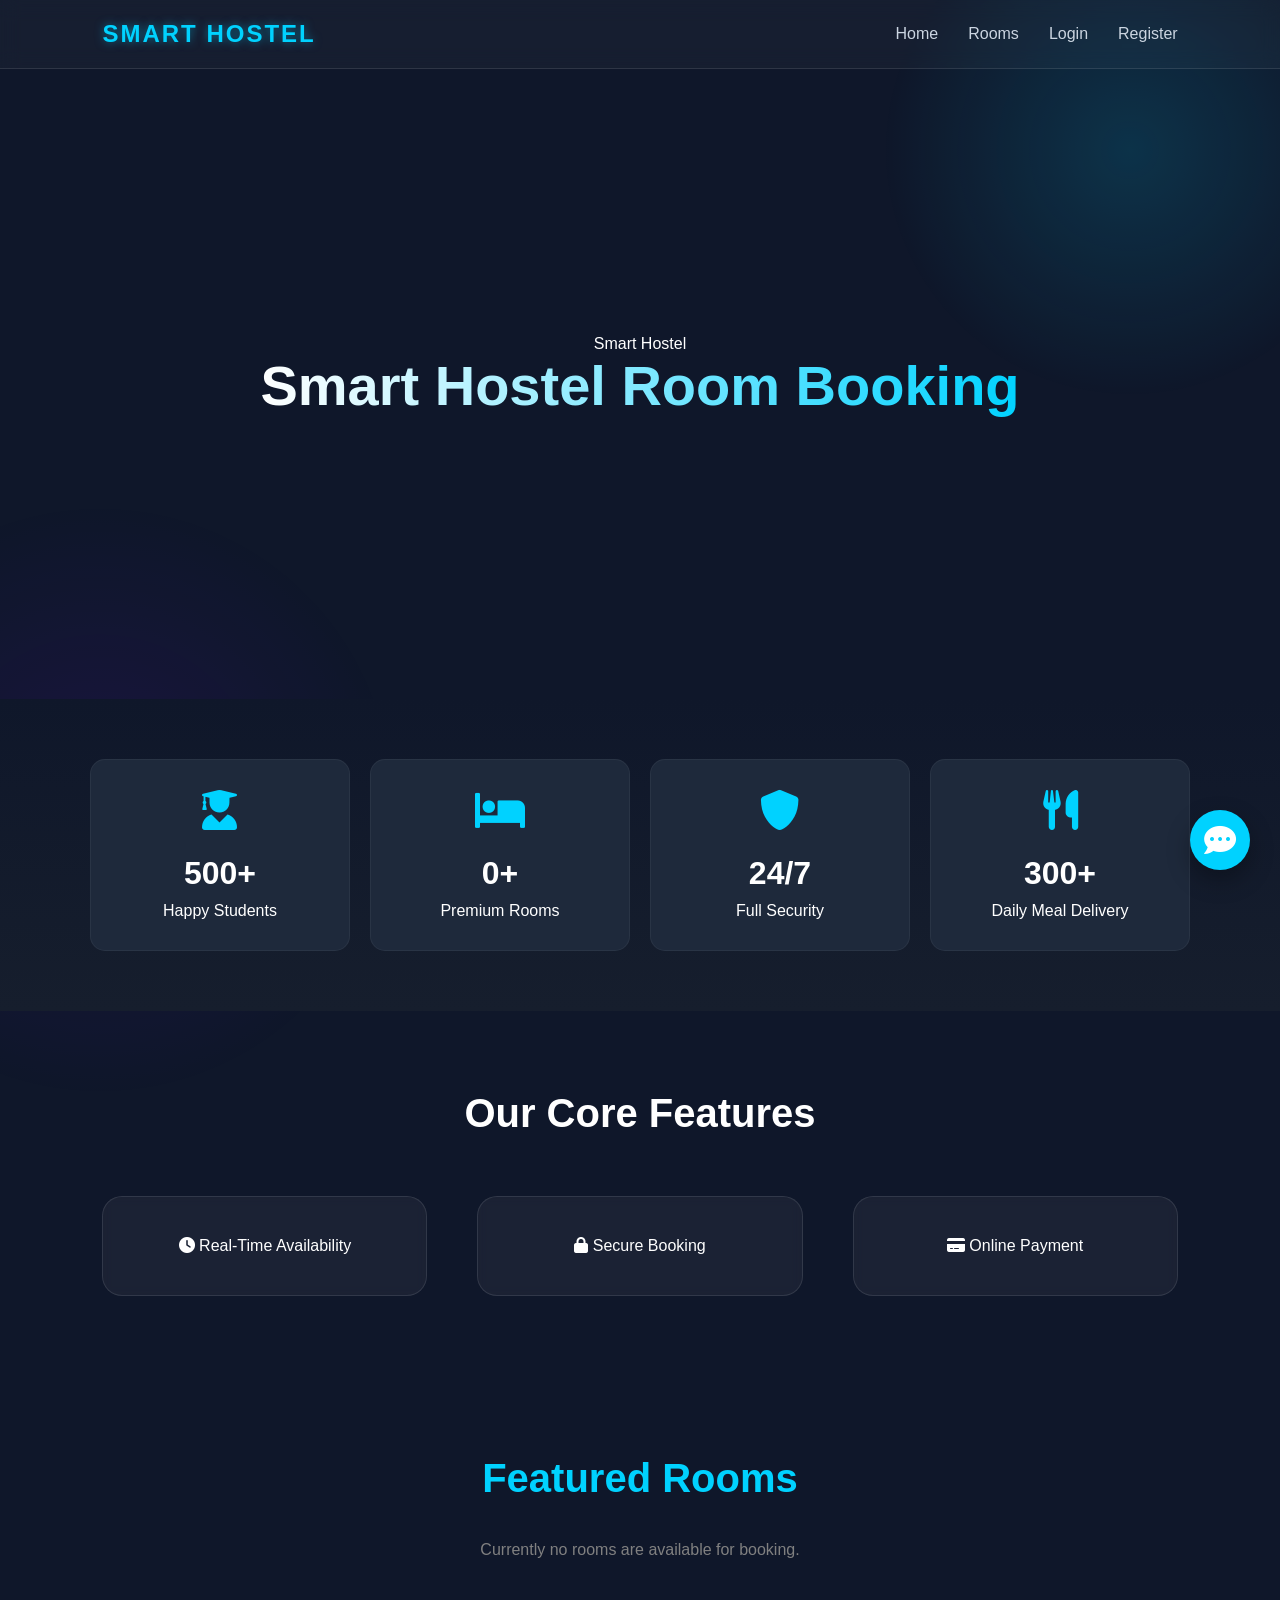
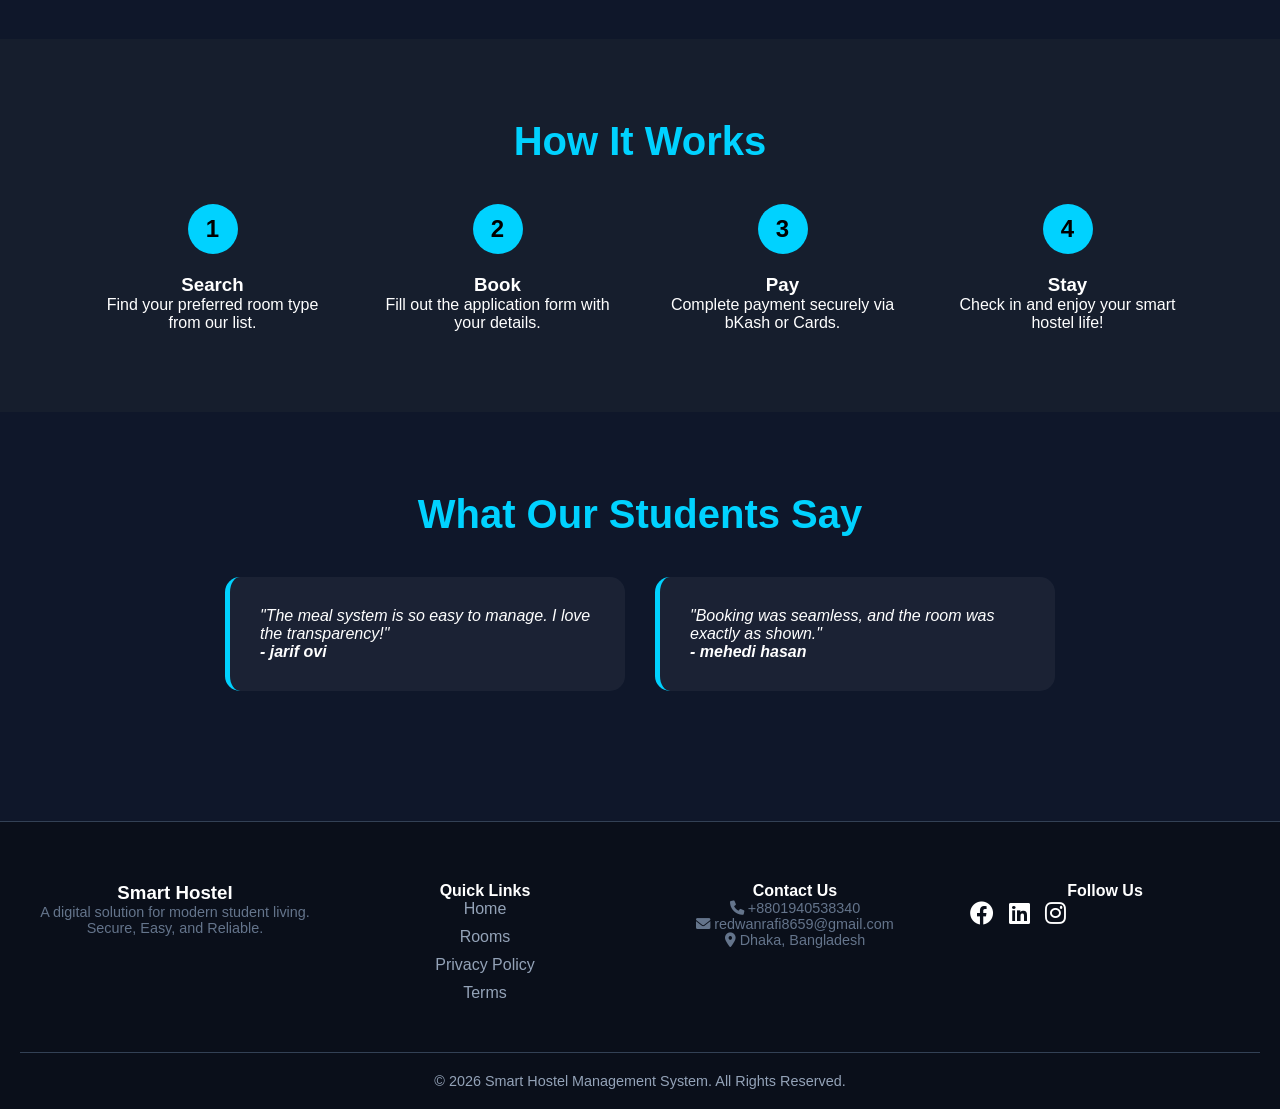
<file: index.html>
<!DOCTYPE html>
<html lang="en">
<head>
    <meta charset="UTF-8">
    <meta name="viewport" content="width=device-width, initial-scale=1.0">
    <title>Smart Hostel Room Booking</title>
    <link rel="stylesheet" href="style.css">
    <link rel="stylesheet" href="https://cdnjs.cloudflare.com/ajax/libs/font-awesome/6.0.0/css/all.min.css">
    <style>
        /* Chatbot Styles change */
        #chatbot-launcher {
            position: fixed;
            bottom: 30px;
            right: 30px;
            width: 60px;
            height: 60px;
            background: #00d2ff;
            color: white;
            border-radius: 50%;
            display: flex;
            align-items: center;
            justify-content: center;
            cursor: pointer;
            box-shadow: 0 10px 25px rgba(0,0,0,0.3);
            z-index: 1001;
            transition: transform 0.3s;
        }
        #chatbot-launcher:hover { transform: scale(1.1); }

        #chatbot-container {
            position: fixed;
            bottom: 100px;
            right: 30px;
            width: 320px;
            height: 450px;
            background: #1e293b;
            border-radius: 15px;
            box-shadow: 0 15px 35px rgba(0,0,0,0.4);
            display: none;
            flex-direction: column;
            z-index: 1000;
            overflow: hidden;
            border: 1px solid rgba(255,255,255,0.1);
        }

        .chat-header {
            background: #00d2ff;
            padding: 15px;
            color: white;
            font-weight: bold;
            display: flex;
            justify-content: space-between;
            align-items: center;
        }

        .chat-body {
            flex: 1;
            padding: 15px;
            overflow-y: auto;
            display: flex;
            flex-direction: column;
            gap: 10px;
        }

        .message {
            padding: 8px 12px;
            border-radius: 10px;
            max-width: 80%;
            font-size: 14px;
            line-height: 1.4;
        }

        .bot-msg { background: rgba(255,255,255,0.1); color: white; align-self: flex-start; }
        .user-msg { background: #00d2ff; color: white; align-self: flex-end; }

        .chat-footer {
            padding: 10px;
            background: rgba(0,0,0,0.2);
            display: flex;
            gap: 5px;
        }

        .chat-footer input {
            flex: 1;
            padding: 10px;
            border-radius: 5px;
            border: none;
            background: #0f172a;
            color: white;
            outline: none;
        }

        .chat-footer button {
            background: #00d2ff;
            border: none;
            color: white;
            padding: 10px;
            border-radius: 5px;
            cursor: pointer;
        }
    </style>
</head>
<body>

    <nav>
        <div class="logo">Smart Hostel</div>
        <ul>
            <li><a href="index.html">Home</a></li>
            <li><a href="#rooms">Rooms</a></li>
            <li><a href="login.html">Login</a></li>
            <li><a href="register.html">Register</a></li>
        </ul>
    </nav>

    <section class="hero">
        <div class="overlay">
            <div class="sub-title">Smart Hostel</div>
            <h1>Smart Hostel Room Booking</h1>
        </div>
    </section>

    <section class="stats">
        <div class="stat-container">
            <div class="stat-item">
                <i class="fas fa-user-graduate"></i>
                <h2>500+</h2>
                <p>Happy Students</p>
            </div>
            <div class="stat-item">
                <i class="fas fa-bed"></i>
                <h2 id="roomCountText">0</h2>
                <p>Premium Rooms</p>
            </div>
            <div class="stat-item">
                <i class="fas fa-shield-alt"></i>
                <h2>24/7</h2>
                <p>Full Security</p>
            </div>
            <div class="stat-item">
                <i class="fas fa-utensils"></i>
                <h2>300+</h2>
                <p>Daily Meal Delivery</p>
            </div>
        </div>
    </section>

    <section class="features">
        <h1>Our Core Features</h1>
        <div class="feature-box">
            <div class="box"><i class="fas fa-clock"></i> Real-Time Availability</div>
            <div class="box"><i class="fas fa-lock"></i> Secure Booking</div>
            <div class="box"><i class="fas fa-credit-card"></i> Online Payment</div>
        </div>
    </section>

    <section class="room-preview" id="rooms">
        <h1>Featured Rooms</h1>
        <div class="room-grid" id="roomContainer"></div>
    </section>

    <section class="how-it-works">
        <h1>How It Works</h1>
        <div class="steps-grid">
            <div class="step">
                <div class="step-num">1</div>
                <h3>Search</h3>
                <p>Find your preferred room type from our list.</p>
            </div>
            <div class="step">
                <div class="step-num">2</div>
                <h3>Book</h3>
                <p>Fill out the application form with your details.</p>
            </div>
            <div class="step">
                <div class="step-num">3</div>
                <h3>Pay</h3>
                <p>Complete payment securely via bKash or Cards.</p>
            </div>
            <div class="step">
                <div class="step-num">4</div>
                <h3>Stay</h3>
                <p>Check in and enjoy your smart hostel life!</p>
            </div>
        </div>
    </section>

    <section class="testimonials">
        <h1>What Our Students Say</h1>
        <div class="test-grid">
            <div class="test-card">
                <p>"The meal system is so easy to manage. I love the transparency!"</p>
                <h4>- jarif ovi</h4>
            </div>
            <div class="test-card">
                <p>"Booking was seamless, and the room was exactly as shown."</p>
                <h4>- mehedi hasan</h4>
            </div>
        </div>
    </section>

    <div id="chatbot-launcher" onclick="toggleChat()">
        <i class="fas fa-comment-dots fa-2x"></i>
    </div>

    <div id="chatbot-container">
        <div class="chat-header">
            <span>Hostel Assistant</span>
            <i class="fas fa-times" onclick="toggleChat()" style="cursor:pointer"></i>
        </div>
        <div class="chat-body" id="chatBody">
            <div class="message bot-msg">Hello! I'm your Smart Assistant. How can I help you today?</div>
        </div>
        <div class="chat-footer">
            <input type="text" id="chatInput" placeholder="Ask me something..." onkeypress="handleChatKey(event)">
            <button onclick="sendMessage()"><i class="fas fa-paper-plane"></i></button>
        </div>
    </div>

    <footer>
        <div class="footer-container">
            <div class="footer-about">
                <h3>Smart Hostel</h3>
                <p>A digital solution for modern student living. Secure, Easy, and Reliable.</p>
            </div>
            <div class="footer-links">
                <h4>Quick Links</h4>
                <ul>
                    <li><a href="#">Home</a></li>
                    <li><a href="#">Rooms</a></li>
                    <li><a href="#">Privacy Policy</a></li>
                    <li><a href="#">Terms</a></li>
                </ul>
            </div>
            <div class="footer-contact">
                <h4>Contact Us</h4>
                <p><i class="fas fa-phone"></i> +8801940538340</p>
                <p><i class="fas fa-envelope"></i> redwanrafi8659@gmail.com</p>
                <p><i class="fas fa-map-marker-alt"></i> Dhaka, Bangladesh</p>
            </div>
            <div class="footer-social">
                <h4>Follow Us</h4>
                <div class="social-icons">
                    <a href="https://www.facebook.com/share/1EuEffEZWk/" target="_blank"><i class="fab fa-facebook"></i></a>
                    <a href="https://www.linkedin.com/in/md-redwan-mahbub-rafi-3bb5b3258" target="_blank"><i class="fab fa-linkedin"></i></a>
                    <a href="https://www.instagram.com/_cool_red_wine_" target="_blank"><i class="fab fa-instagram"></i></a>
                </div>
            </div>
        </div>
        <hr>
        <p class="copyright">&copy; 2026 Smart Hostel Management System. All Rights Reserved.</p>
    </footer>

    <script>
        // ১. রুম লোড করার স্ক্রিপ্ট
        function loadFeaturedRooms() {
            const roomContainer = document.getElementById('roomContainer');
            const roomCountText = document.getElementById('roomCountText');
            let rooms = JSON.parse(localStorage.getItem('allRooms')) || [];
            roomCountText.innerText = rooms.length + "+";

            if(rooms.length === 0) {
                roomContainer.innerHTML = `<p style="grid-column: span 3; color: gray; text-align: center;">Currently no rooms are available for booking.</p>`;
                return;
            }

            roomContainer.innerHTML = rooms.map(room => `
                <div class="room-card">
                    <div class="room-img" style="background-image: url('${room.image}');"></div>
                    <div class="room-info">
                        <h3>${room.name}</h3>
                        <p>BDT ${room.price} / Month</p>
                        <button class="btn" onclick="location.href='login.html'">View Details</button>
                    </div>
                </div>
            `).join('');
        }

        // ২. চ্যাটবট ডেটাবেস (৫০টি প্রশ্ন)
   const botKnowledge = {
    // === ১. সম্ভাষণ (Greetings - 15 items) ===
    "hi": "Hello! Welcome to Smart Hostel. How can I help you?",
    "hello": "Hi there! Looking for a room or have questions?",
    "hey": "Hey! How can I assist you today?",
    "good morning": "Good morning! Hope you have a productive day.",
    "good afternoon": "Good afternoon! How is your day going?",
    "good evening": "Good evening! Ready to check our premium rooms?",
    "who are you": "I am your Smart Hostel Assistant.",
    "how are you": "I'm doing great! Ready to find you a perfect stay.",
    "thanks": "You're welcome! Let me know if you need more help.",
    "thank you": "Happy to help! Visit us anytime.",
    "bye": "Goodbye! Have a great day.",
    "nice to meet you": "Nice to meet you too! Hope you join our hostel family.",
    "assalamu alaikum": "Walaikum Assalam! How can I help you today?",
    "namaste": "Namaste! How can I assist you?",
    "whats up": "Not much, just here to help you book your next room!",

    // === ২. রুম এবং প্রাইসিং (Rooms & Pricing - 20 items) ===
    "price": "Our prices start from BDT 3,000 to 8,000 per month.",
    "rent": "Monthly rent depends on the room type (Single/Double/Master).",
    "single room": "Single rooms provide full privacy and cost BDT 6,000 - 8,000.",
    "double room": "Double rooms are shared by two, costing BDT 4,000 - 5,000 per person.",
    "triple room": "Triple rooms are BDT 3,500 per person.",
    "master bed": "Master rooms have attached bath and balcony, cost BDT 8,500.",
    "cheap": "Our most affordable room is the 4-seat shared room at BDT 3,000.",
    "expensive": "Our VIP single rooms are the most premium at BDT 9,000.",
    "ac": "Yes, we have AC rooms available for extra comfort.",
    "non ac": "Our non-AC rooms are well-ventilated and cost BDT 4,000 - 6,000.",
    "available": "Currently, we have a few seats in Double and Single rooms.",
    "vacancy": "Seats are filling up fast! Better book yours today.",
    "advance": "We require one month's rent as a security deposit.",
    "security deposit": "The security deposit is refundable when you leave.",
    "discount": "We offer a 10% discount on the first month for early bookings.",
    "booking fee": "A small booking fee of BDT 500 is required to hold a seat.",
    "seat": "Yes, we have seats available in the 4-person shared room.",
    "attached bath": "Master rooms and some single rooms have attached bathrooms.",
    "balcony": "Selected premium rooms come with private balconies.",
    "renovated": "All our rooms were recently renovated for a modern look.",

    // === ৩. খাবার ও মিল (Food & Meal - 15 items) ===
    "meal": "We provide 3 healthy meals a day. You can manage them via app.",
    "breakfast": "Breakfast (8 AM): Paratha, Vaji, Egg or Tea.",
    "lunch": "Lunch (1:30 PM): Rice, Fish/Meat, Vegetable, and Dal.",
    "dinner": "Dinner (9 PM): Rice/Roti with Chicken/Fish curry.",
    "food": "Our food is home-cooked and hygienic.",
    "menu": "Our menu changes daily. You can see it on the notice board.",
    "biryani": "We serve special Biryani every Friday night!",
    "vegetarian": "Yes, we provide special veg-only meals on request.",
    "kitchen": "We have a common kitchen if you want to cook yourself.",
    "filter": "We provide RO filtered pure drinking water 24/7.",
    "dining": "Our dining hall is spacious and cleaned 3 times a day.",
    "feast": "Monthly grand feasts are organized for all residents.",
    "non veg": "We serve Chicken, Fish, and Beef on a rotating schedule.",
    "egg": "Eggs are served 3 times a week in breakfast or lunch.",
    "milk": "Fresh milk is available every evening on demand.",

    // === ৪. সুযোগ-সুবিধা (Facilities - 15 items) ===
    "wifi": "We have high-speed 50Mbps Wi-Fi on every floor.",
    "internet": "Unlimited internet is included in your monthly rent.",
    "generator": "We have a 24/7 generator for power backup.",
    "lift": "Our building has a modern lift for your convenience.",
    "laundry": "Laundry service is available twice a week.",
    "washing machine": "Common washing machines are available for students.",
    "security": "Our hostel is 24/7 CCTV protected with guards.",
    "gym": "We have a basic gym area for fitness lovers.",
    "library": "There is a quiet study zone/library available 24/7.",
    "fridge": "Common refrigerators are available on each floor.",
    "cleaning": "Rooms are cleaned daily by our professional staff.",
    "water": "24/7 hot and cold water supply is available.",
    "parking": "Secure bike and cycle parking is available.",
    "tv": "There is a large LED TV in the common room.",
    "locker": "Personal lockers are provided for your valuables.",

    // === ৫. নিয়মাবলী (Rules & Regulations - 15 items) ===
    "rules": "No loud music after 11 PM and entry before 10 PM.",
    "gate": "The main gate closes at 10:00 PM sharp.",
    "guest": "Male guests are allowed in the lobby until 8 PM.",
    "overnight": "Overnight stay for guests is strictly prohibited.",
    "smoking": "Smoking and drugs are 100% prohibited in the hostel.",
    "id card": "Students must carry their ID cards for security.",
    "discipline": "We maintain a strictly disciplined environment.",
    "notice": "A 1-month notice is required before vacating the room.",
    "refund": "Security deposit is refunded after adjusting any dues.",
    "penalty": "Fine is applicable for late payment after the 10th of each month.",
    "noise": "Keep the noise low to avoid disturbing others.",
    "visit": "Guardians can visit between 10 AM to 6 PM.",
    "electricity": "Please turn off fans and lights when leaving the room.",
    "damage": "Any damage to hostel property will be charged to the student.",
    "pet": "Pets are not allowed in the hostel premises.",

    // === ৬. কন্টাক্ট ও লোকেশন (Contact & Location - 10 items) ===
    "location": "Basundhara R/A.",
    "contact": "Call us at +8801940538340 for details.",
    "address": "House 45, Road 12, Uttara, Dhaka.",
    "owner": "Managed by Smart Management Ltd.",
    "email": "support@smarthostel.com",
    "map": "Search 'Smart Hostel' on Google Maps for the exact location.",
    "phone": "Our official number is +8801940538340.",
    "whatsapp": "You can message us on WhatsApp at the same number.",
    "fb": "Visit our Facebook page: facebook.com/smarthostel",
    "visit us": "You are welcome to visit our hostel any day (10am-5pm).",

    // === ৭. অন্যান্য (Misc - 10 items) ===
    "emergency": "For any emergency, call the manager at +8801940538340.",
    "hospital": "Uttara Adhunik Hospital is just 5 mins away.",
    "doctor": "We have a doctor-on-call for our residents.",
    "app": "Our Android app is coming soon on the Play Store!",
    "payment": "We accept bKash, Nagad, and Bank Transfer.",
    "university": "Students from IUBAT, AIUB, and DIU stay here.",
    "internship": "We offer part-time jobs in management for our students.",
    "admission": "Admission fee is BDT 2,000 (One-time).",
    "laundry cost": "Laundry is BDT 500 per month (Optional).",
    "newspaper": "Daily Bangla and English newspapers are provided.",
    
    // Default reply for everything else
    "default": "I'm still learning! Please contact us at +8801940538340 for specific info."
};

// চ্যাটবট ফাংশনালিটি আগের মতোই থাকবে
function sendMessage() {
    const input = document.getElementById('chatInput');
    const chatBody = document.getElementById('chatBody');
    const message = input.value.trim();
    if (message === "") return;

    chatBody.innerHTML += `<div class="message user-msg">${message}</div>`;
    input.value = "";
    chatBody.scrollTop = chatBody.scrollHeight;

    setTimeout(() => {
        let reply = botKnowledge["default"];
        const lowerMsg = message.toLowerCase();

        for (let key in botKnowledge) {
            if (lowerMsg.includes(key)) {
                reply = botKnowledge[key];
                break;
            }
        }
        chatBody.innerHTML += `<div class="message bot-msg">${reply}</div>`;
        chatBody.scrollTop = chatBody.scrollHeight;
    }, 600);
}

        // ৩. চ্যাটবট ফাংশনালিটি
        function toggleChat() {
            const chat = document.getElementById('chatbot-container');
            chat.style.display = (chat.style.display === 'flex') ? 'none' : 'flex';
        }

        function handleChatKey(event) {
            if (event.key === 'Enter') sendMessage();
        }

        function sendMessage() {
            const input = document.getElementById('chatInput');
            const chatBody = document.getElementById('chatBody');
            const message = input.value.trim();

            if (message === "") return;

            // ইউজারের মেসেজ যোগ করা
            chatBody.innerHTML += `<div class="message user-msg">${message}</div>`;
            input.value = "";
            chatBody.scrollTop = chatBody.scrollHeight;

            // বটের উত্তর (Auto Reply Logic)
            setTimeout(() => {
                let reply = "I'm still learning! Please contact us at +8801940538340 for this info.";
                const lowerMsg = message.toLowerCase();

                // কিওয়ার্ড ম্যাচিং লজিক
                for (let key in botKnowledge) {
                    if (lowerMsg.includes(key)) {
                        reply = botKnowledge[key];
                        break;
                    }
                }

                chatBody.innerHTML += `<div class="message bot-msg">${reply}</div>`;
                chatBody.scrollTop = chatBody.scrollHeight;
            }, 600);
        }

        window.onload = loadFeaturedRooms;
        window.addEventListener('storage', loadFeaturedRooms);
    </script>
</body>
</html>
</file>
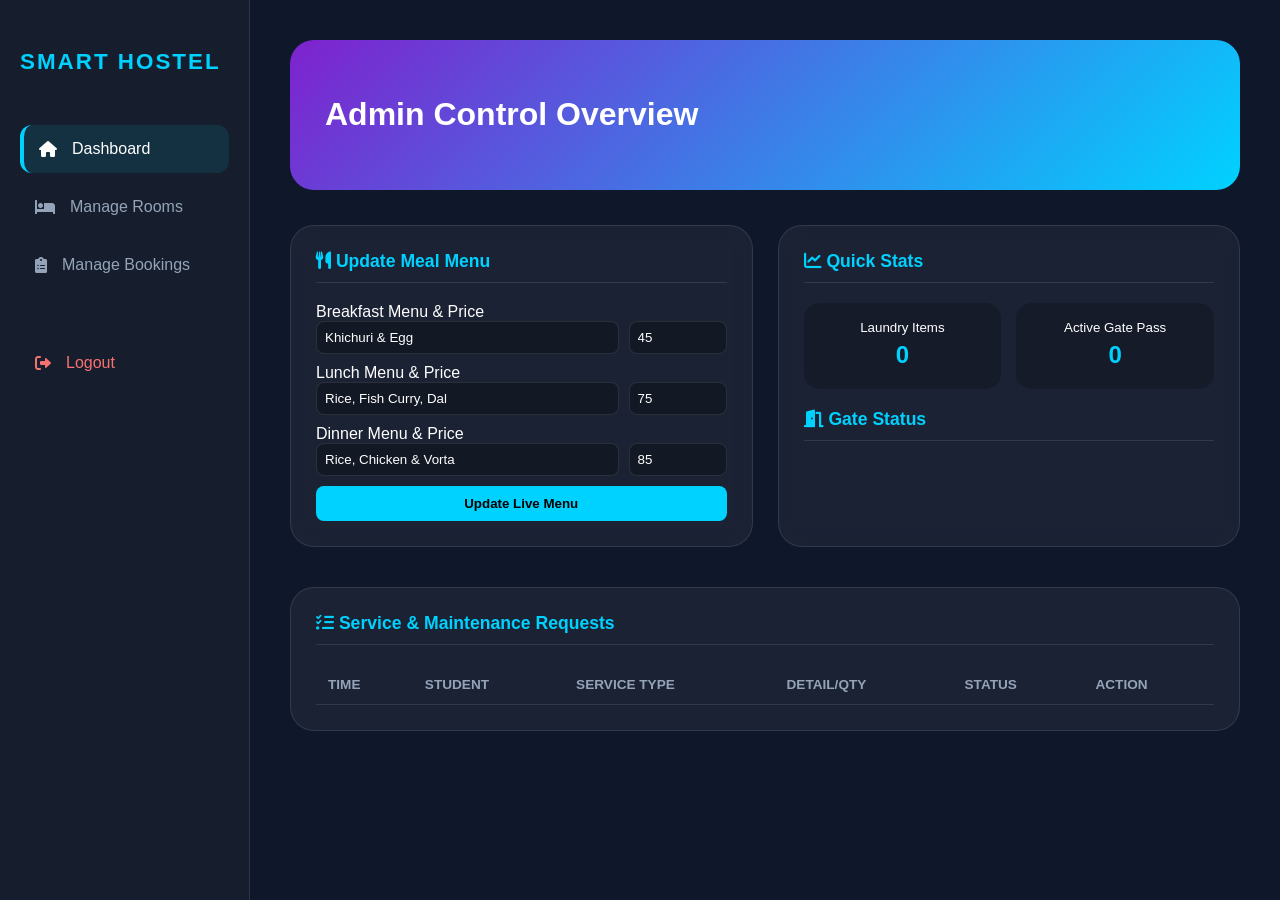
<file: admin_dashboard.html>
<!DOCTYPE html>
<html lang="en">
<head>
    <meta charset="UTF-8">
    <meta name="viewport" content="width=device-width, initial-scale=1.0">
    <title>Admin Dashboard - Smart Hostel</title>
    <link rel="stylesheet" href="https://cdnjs.cloudflare.com/ajax/libs/font-awesome/6.0.0/css/all.min.css">
    <style>
        :root {
            --bg-dark: #0f172a;
            --sidebar-bg: #161e2d;
            --card-bg: rgba(255, 255, 255, 0.05);
            --accent-cyan: #00d2ff;
            --accent-purple: #7e22ce;
            --accent-red: #ef4444;
            --text-gray: #94a3b8;
            --border-glass: rgba(255, 255, 255, 0.1);
        }

        body {
            background-color: var(--bg-dark); color: white;
            font-family: 'Segoe UI', sans-serif; margin: 0; display: flex;
            min-height: 100vh;
        }

        /* --- Sidebar --- */
        .sidebar {
            width: 250px; background-color: var(--sidebar-bg);
            border-right: 1px solid var(--border-glass); padding: 30px 20px;
            position: fixed; height: 100vh; box-sizing: border-box; z-index: 100;
        }
        .sidebar h2 { color: var(--accent-cyan); font-size: 1.4rem; margin-bottom: 50px; text-transform: uppercase; letter-spacing: 2px; }
        .sidebar ul { list-style: none; padding: 0; }
        .sidebar ul li {
            padding: 15px; margin-bottom: 10px; border-radius: 12px;
            cursor: pointer; color: var(--text-gray); display: flex; align-items: center; gap: 15px; transition: 0.3s;
        }
        .sidebar ul li.active, .sidebar ul li:hover { background: rgba(0, 210, 255, 0.1); color: white; border-left: 4px solid var(--accent-cyan); }
        .btn-logout { color: #f87171 !important; margin-top: 50px !important; }

        .main-content { margin-left: 250px; padding: 40px; width: calc(100% - 250px); box-sizing: border-box; }

        .welcome-box {
            background: linear-gradient(135deg, var(--accent-purple), var(--accent-cyan));
            padding: 35px; border-radius: 24px; margin-bottom: 35px;
        }

        /* --- Dashboard Grid --- */
        .dashboard-grid {
            display: grid; grid-template-columns: repeat(auto-fit, minmax(320px, 1fr));
            gap: 25px; margin-bottom: 40px;
        }

        .glass-panel {
            background: var(--card-bg); border: 1px solid var(--border-glass);
            padding: 25px; border-radius: 24px; backdrop-filter: blur(10px);
        }

        .panel-title {
            display: flex; justify-content: space-between; align-items: center;
            margin-bottom: 20px; border-bottom: 1px solid var(--border-glass); padding-bottom: 10px;
        }
        .panel-title h3 { margin: 0; font-size: 1.1rem; color: var(--accent-cyan); }

        /* --- SOS Alert --- */
        .sos-alert {
            background: rgba(239, 68, 68, 0.2); border: 1px solid var(--accent-red);
            padding: 15px; border-radius: 15px; margin-bottom: 25px;
            display: none; justify-content: space-between; align-items: center;
            animation: pulse 2s infinite;
        }
        @keyframes pulse {
            0% { box-shadow: 0 0 0 0 rgba(239, 68, 68, 0.4); }
            70% { box-shadow: 0 0 0 10px rgba(239, 68, 68, 0); }
            100% { box-shadow: 0 0 0 0 rgba(239, 68, 68, 0); }
        }

        /* --- Stats Card --- */
        .stat-card { background: rgba(0,0,0,0.2); padding: 15px; border-radius: 15px; text-align: center; }
        .stat-card h2 { margin: 5px 0; color: var(--accent-cyan); }

        /* --- Tables --- */
        .table-container {
            background: var(--card-bg); padding: 25px; border-radius: 24px;
            border: 1px solid var(--border-glass); overflow-x: auto;
        }
        table { width: 100%; border-collapse: collapse; }
        th, td { padding: 12px; text-align: left; border-bottom: 1px solid var(--border-glass); }
        th { color: var(--text-gray); font-size: 0.85rem; text-transform: uppercase; }
        
        .status-badge { padding: 4px 10px; border-radius: 20px; font-size: 0.8rem; font-weight: bold; }
        .pending { background: rgba(245, 158, 11, 0.2); color: #f59e0b; }
        .done { background: rgba(16, 185, 129, 0.2); color: #10b981; }

        input[type="text"], input[type="number"] {
            background: rgba(0,0,0,0.3); border: 1px solid var(--border-glass);
            color: white; padding: 8px; border-radius: 8px; width: 100%; margin-bottom: 10px;
        }
        .btn-action {
            background: var(--accent-cyan); border: none; color: #000;
            padding: 10px 15px; border-radius: 8px; cursor: pointer; font-weight: bold; width: 100%;
        }
    </style>
</head>
<body>

    <div class="sidebar">
        <h2>SMART HOSTEL</h2>
        <ul>
            <li class="active"><i class="fa fa-home"></i> Dashboard</li>
            <li onclick="location.href='manage_rooms.html'"><i class="fa fa-bed"></i> Manage Rooms</li>
            <li onclick="location.href='manage_bookings.html'"><i class="fa fa-clipboard-list"></i> Manage Bookings</li>
            <li class="btn-logout" onclick="location.href='login.html'"><i class="fa fa-sign-out-alt"></i> Logout</li>
        </ul>
    </div>

    <div class="main-content">
        <div class="welcome-box">
            <h1>Admin Control Overview</h1>
        </div>

        <div id="sosContainer" class="sos-alert">
            <span>🚨 <strong>EMERGENCY SIGNAL:</strong> A student needs immediate assistance!</span>
            <button onclick="clearSOS()" style="background:var(--accent-red); color:white; border:none; padding:8px 15px; border-radius:8px; cursor:pointer;">Dismiss</button>
        </div>

        <div class="dashboard-grid">
            <div class="glass-panel">
                <div class="panel-title"><h3><i class="fa fa-utensils"></i> Update Meal Menu</h3></div>
                <label>Breakfast Menu & Price</label>
                <div style="display:flex; gap:10px">
                    <input type="text" id="mBf" value="Khichuri & Egg">
                    <input type="number" id="pBf" value="45" style="width:80px">
                </div>
                <label>Lunch Menu & Price</label>
                <div style="display:flex; gap:10px">
                    <input type="text" id="mLunch" value="Rice, Fish Curry, Dal">
                    <input type="number" id="pLunch" value="75" style="width:80px">
                </div>
                <label>Dinner Menu & Price</label>
                <div style="display:flex; gap:10px">
                    <input type="text" id="mDinner" value="Rice, Chicken & Vorta">
                    <input type="number" id="pDinner" value="85" style="width:80px">
                </div>
                <button class="btn-action" onclick="updateMenu()">Update Live Menu</button>
            </div>

            <div class="glass-panel">
                <div class="panel-title"><h3><i class="fa fa-chart-line"></i> Quick Stats</h3></div>
                <div style="display:grid; grid-template-columns: 1fr 1fr; gap:15px">
                    <div class="stat-card">
                        <small>Laundry Items</small>
                        <h2 id="laundryCount">0</h2>
                    </div>
                    <div class="stat-card">
                        <small>Active Gate Pass</small>
                        <h2 id="outCount">0</h2>
                    </div>
                </div>
                <div class="panel-title" style="margin-top:20px"><h3><i class="fa fa-door-open"></i> Gate Status</h3></div>
                <div id="gateList" style="max-height: 120px; overflow-y: auto; font-size: 0.9rem;">
                    </div>
            </div>
        </div>

        <div class="table-container">
            <div class="panel-title"><h3><i class="fa fa-tasks"></i> Service & Maintenance Requests</h3></div>
            <table>
                <thead>
                    <tr>
                        <th>Time</th>
                        <th>Student</th>
                        <th>Service Type</th>
                        <th>Detail/Qty</th>
                        <th>Status</th>
                        <th>Action</th>
                    </tr>
                </thead>
                <tbody id="requestTable">
                    </tbody>
            </table>
        </div>
    </div>

    <script>
        // ১. মেনু আপডেট (Student Dashboard এর সাথে কানেক্টেড)
        function updateMenu() {
            const menuData = {
                bf: { menu: document.getElementById('mBf').value, price: document.getElementById('pBf').value },
                lunch: { menu: document.getElementById('mLunch').value, price: document.getElementById('pLunch').value },
                dinner: { menu: document.getElementById('mDinner').value, price: document.getElementById('pDinner').value }
            };
            localStorage.setItem('sharedHostelMenu', JSON.stringify(menuData));
            alert("Success! Live Menu Updated.");
            window.dispatchEvent(new Event('storage'));
        }

        // ২. ডাটা রিড এবং রেন্ডার
        function refreshDashboard() {
            // SOS চেক
            const sos = localStorage.getItem('emergencyTrigger');
            document.getElementById('sosContainer').style.display = sos === 'true' ? 'flex' : 'none';

            // রিকোয়েস্ট টেবিল
            const requests = JSON.parse(localStorage.getItem('allRequests')) || [];
            const reqTable = document.getElementById('requestTable');
            reqTable.innerHTML = "";

            let laundryTotal = 0;
            requests.forEach((req, index) => {
                if(req.type === 'Wash' || req.type === 'Iron') laundryTotal += parseInt(req.qty || 0);

                const tr = document.createElement('tr');
                tr.innerHTML = `
                    <td>${req.time}</td>
                    <td>${req.user}</td>
                    <td>${req.type}</td>
                    <td>${req.detail}</td>
                    <td><span class="status-badge ${req.status === 'Pending' ? 'pending' : 'done'}">${req.status}</span></td>
                    <td>
                        ${req.status === 'Pending' ? `<button onclick="approveReq(${index})" style="cursor:pointer; background:#10b981; border:none; color:black; padding:4px 8px; border-radius:5px">Done</button>` : '✅'}
                    </td>
                `;
                reqTable.prepend(tr);
            });
            document.getElementById('laundryCount').innerText = laundryTotal;

            // গেট পাস স্ট্যাটাস
            const gateLogs = JSON.parse(localStorage.getItem('gatePassLogs')) || [];
            const gateList = document.getElementById('gateList');
            let outCount = 0;
            gateList.innerHTML = "";
            
            gateLogs.forEach(log => {
                if(log.status === 'OUT') outCount++;
                const div = document.createElement('div');
                div.style.padding = "5px 0; border-bottom:1px solid var(--border-glass)";
                div.innerHTML = `<strong>${log.user}</strong> is <span style="color:${log.status==='IN'?'#10b981':'#f59e0b'}">${log.status}</span> (Since: ${log.status==='OUT'?log.leavingTime:log.enteredTime})`;
                gateList.appendChild(div);
            });
            document.getElementById('outCount').innerText = outCount;
        }

        function approveReq(index) {
            let requests = JSON.parse(localStorage.getItem('allRequests')) || [];
            requests[index].status = 'Completed';
            localStorage.setItem('allRequests', JSON.stringify(requests));
            refreshDashboard();
        }

        function clearSOS() {
            localStorage.setItem('emergencyTrigger', 'false');
            refreshDashboard();
        }

        // রিয়েল টাইম আপডেট লিসেনার
        window.addEventListener('storage', refreshDashboard);
        window.onload = refreshDashboard;
    </script>
</body>
</html>
</file>
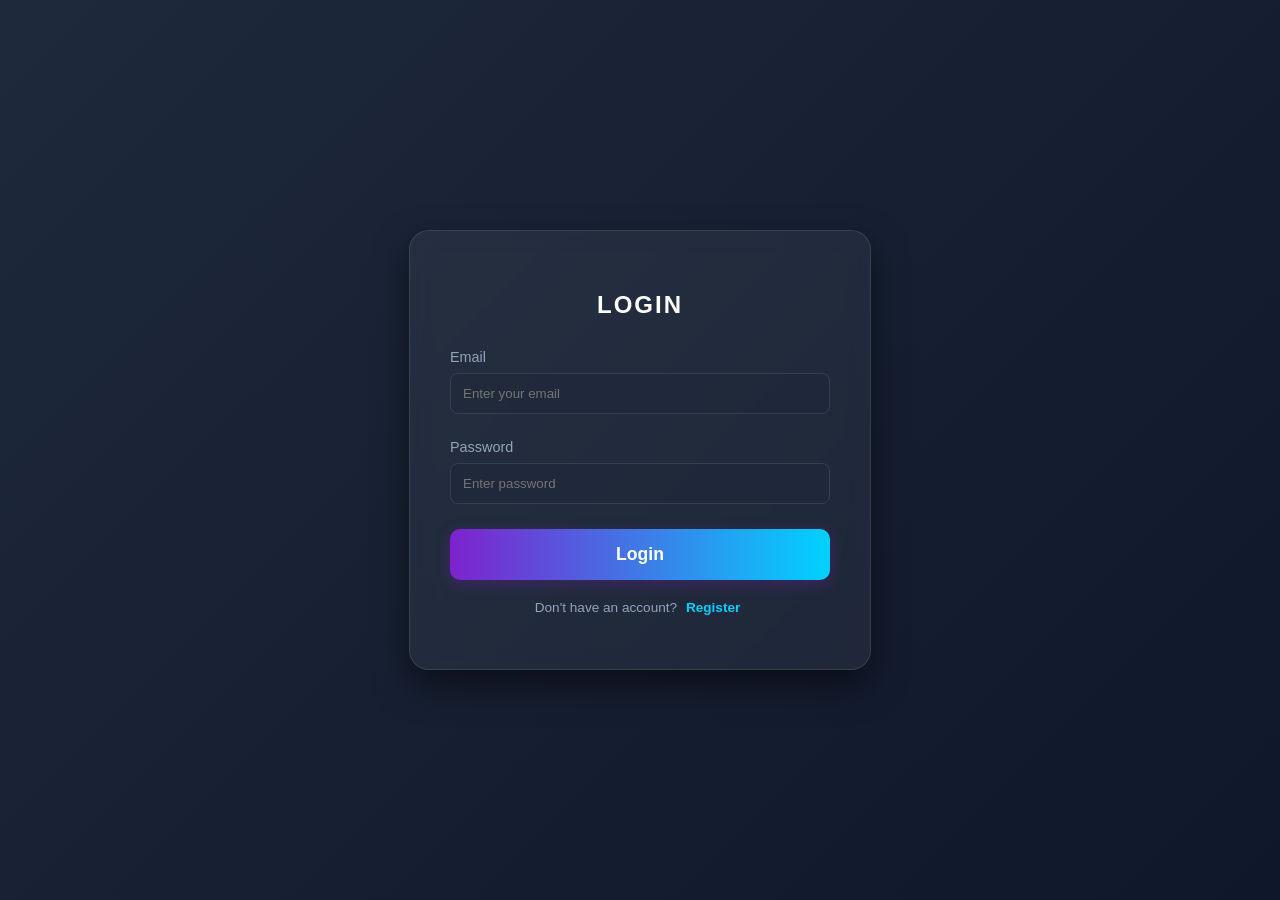
<file: login.html>
<!DOCTYPE html>
<html lang="en">
<head>
    <meta charset="UTF-8">
    <title>Login - Smart Hostel</title>
    <style>
        body {
            background: linear-gradient(135deg, #1e293b, #0f172a);
            display: flex; justify-content: center; align-items: center; height: 100vh;
            font-family: 'Segoe UI', sans-serif; color: white; margin: 0;
        }
        .login-container {
            background: rgba(255, 255, 255, 0.05); padding: 40px; border-radius: 20px;
            width: 380px; box-shadow: 0 15px 35px rgba(0,0,0,0.5); border: 1px solid rgba(255,255,255,0.1);
            backdrop-filter: blur(10px);
            transition: transform 0.3s ease;
        }
        
        /* Container Hover Effect */
        .login-container:hover {
            border-color: rgba(255, 255, 255, 0.2);
        }

        h2 { text-align: center; margin-bottom: 30px; letter-spacing: 2px; font-weight: 800; text-transform: uppercase; }
        .input-group { margin-bottom: 25px; }
        label { display: block; margin-bottom: 8px; font-size: 0.9rem; color: #94a3b8; }
        
        input {
            width: 100%; padding: 12px; border-radius: 8px; border: 1px solid #334155;
            background: rgba(30, 41, 59, 0.5); color: white; outline: none; box-sizing: border-box; 
            transition: all 0.4s cubic-bezier(0.4, 0, 0.2, 1);
        }

        /* 💡 Input Focus & Hover Effect */
        input:hover {
            border-color: #94a3b8;
        }
        input:focus { 
            border-color: #00d2ff; 
            box-shadow: 0 0 15px rgba(0, 210, 255, 0.3);
            background: rgba(30, 41, 59, 0.8);
            transform: translateX(5px); /* Ektu slide hobe focus e */
        }
        
        .login-btn {
            width: 100%; padding: 15px; border-radius: 10px; border: none;
            background: linear-gradient(90deg, #7e22ce, #00d2ff);
            color: white; font-size: 1.1rem; font-weight: bold; cursor: pointer; 
            transition: all 0.4s ease;
            box-shadow: 0 4px 15px rgba(126, 34, 206, 0.3);
            position: relative;
            overflow: hidden;
        }

        /* 💡 Login Button Hover Effect */
        .login-btn:hover { 
            opacity: 1; 
            transform: translateY(-3px) scale(1.02); 
            box-shadow: 0 10px 25px rgba(0, 210, 255, 0.4), 0 0 15px rgba(126, 34, 206, 0.4);
            letter-spacing: 1px;
        }
        
        /* Button Click Effect */
        .login-btn:active {
            transform: scale(0.98);
        }

        .switch { text-align: center; margin-top: 20px; font-size: 0.85rem; color: #94a3b8; }
        .switch a { 
            color: #00d2ff; text-decoration: none; font-weight: bold; 
            transition: all 0.3s ease;
            padding: 2px 5px;
        }
        
        /* 💡 Register Link Hover Effect */
        .switch a:hover { 
            color: #fff; 
            text-shadow: 0 0 8px #00d2ff;
            background: rgba(0, 210, 255, 0.1);
            border-radius: 4px;
        }
    </style>
</head>
<body>

<div class="login-container">
    <h2>LOGIN</h2>
    <form id="loginForm">
        <div class="input-group">
            <label>Email</label>
            <input type="email" id="loginEmail" placeholder="Enter your email" required>
        </div>

        <div class="input-group">
            <label>Password</label>
            <input type="password" id="loginPass" placeholder="Enter password" required>
        </div>

        <button type="submit" class="login-btn">Login</button>
        <p class="switch">Don't have an account? <a href="register.html">Register</a></p>
    </form>
</div>

<script>
    document.getElementById('loginForm').onsubmit = function(e) {
        e.preventDefault();
        const email = document.getElementById('loginEmail').value;
        const pass = document.getElementById('loginPass').value;

        const storedUser = JSON.parse(localStorage.getItem('user_' + email));

        if (storedUser && storedUser.password === pass) {
            if (storedUser.role === 'admin') {
                window.location.href = 'admin_dashboard.html';
            } else {
                window.location.href = 'user_dashboard.html';
            }
        } else {
            alert("Invalid Email or Password! Make sure you are registered.");
        }
    };
</script>
</body>
</html>
</file>
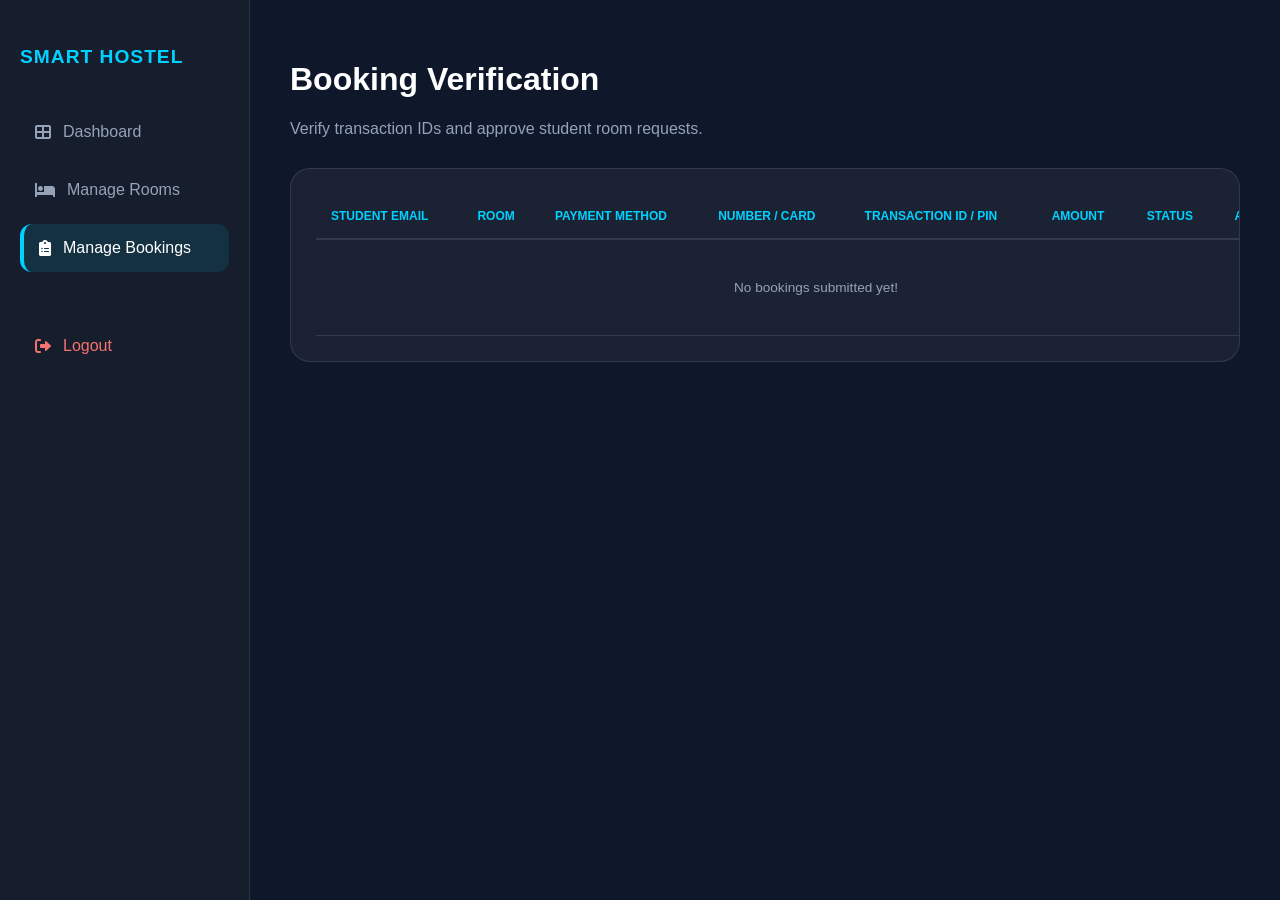
<file: manage_bookings.html>
<!DOCTYPE html>
<html lang="en">
<head>
    <meta charset="UTF-8">
    <meta name="viewport" content="width=device-width, initial-scale=1.0">
    <title>Manage Bookings - Smart Hostel Admin</title>
    <link rel="stylesheet" href="https://cdnjs.cloudflare.com/ajax/libs/font-awesome/6.0.0/css/all.min.css">
    <style>
        :root { 
            --bg-dark: #0f172a; 
            --sidebar-bg: #161e2d; 
            --accent-cyan: #00d2ff; 
            --text-gray: #94a3b8; 
            --border-glass: rgba(255, 255, 255, 0.1); 
            --card-bg: rgba(255, 255, 255, 0.05);
        }
        
        body { 
            background-color: var(--bg-dark); color: white; 
            font-family: 'Segoe UI', sans-serif; margin: 0; display: flex; 
        }

        /* --- Sidebar --- */
        .sidebar { 
            width: 250px; background: var(--sidebar-bg); border-right: 1px solid var(--border-glass); 
            padding: 30px 20px; position: fixed; height: 100vh; box-sizing: border-box; 
        }
        .sidebar h2 { color: var(--accent-cyan); font-size: 1.2rem; margin-bottom: 40px; text-transform: uppercase; letter-spacing: 1px; }
        .sidebar ul { list-style: none; padding: 0; }
        .sidebar ul li { 
            padding: 15px; margin-bottom: 10px; border-radius: 12px; color: var(--text-gray); 
            cursor: pointer; display: flex; align-items: center; gap: 12px; transition: 0.3s;
        }
        .sidebar ul li.active { background: rgba(0, 210, 255, 0.1); color: white; border-left: 4px solid var(--accent-cyan); }
        .sidebar ul li:hover { background: rgba(255, 255, 255, 0.05); }

        /* --- Main Content --- */
        .main-content { margin-left: 250px; padding: 40px; width: calc(100% - 250px); box-sizing: border-box; }
        .header-area { margin-bottom: 30px; }
        
        .card { 
            background: var(--card-bg); padding: 25px; border-radius: 20px; 
            border: 1px solid var(--border-glass); overflow-x: auto;
        }

        /* --- Table Styling --- */
        table { width: 100%; border-collapse: collapse; min-width: 1000px; }
        th { 
            color: var(--accent-cyan); font-size: 0.75rem; text-transform: uppercase; 
            padding: 15px; border-bottom: 2px solid var(--border-glass); text-align: left;
        }
        td { padding: 15px; border-bottom: 1px solid var(--border-glass); font-size: 0.85rem; }

        /* Status Styling */
        .status { padding: 5px 10px; border-radius: 6px; font-size: 0.75rem; font-weight: bold; }
        .pending { background: rgba(251, 191, 36, 0.15); color: #fbbf24; }
        .approved { background: rgba(16, 185, 129, 0.15); color: #10b981; }
        .rejected { background: rgba(239, 68, 68, 0.15); color: #f87171; }

        /* Payment Info Styling */
        .pay-method { color: #e2e8f0; font-size: 0.8rem; display: block; }
        .trx-id { color: #facc15; font-family: 'Courier New', monospace; font-size: 0.85rem; }
        .acc-no { color: #fff; font-weight: bold; }

        /* --- Buttons --- */
        .btn { padding: 7px 14px; border: none; border-radius: 6px; cursor: pointer; font-weight: bold; transition: 0.3s; font-size: 0.8rem; }
        .btn-app { background: var(--accent-cyan); color: #000; margin-right: 5px; }
        .btn-rej { background: transparent; border: 1px solid #ef4444; color: #ef4444; }
        .btn-app:hover { box-shadow: 0 0 10px rgba(0, 210, 255, 0.4); }
        .btn-rej:hover { background: #ef4444; color: white; }

        .logout-btn { color: #f87171 !important; margin-top: 50px !important; }
    </style>
</head>
<body>

    <div class="sidebar">
        <h2>SMART HOSTEL</h2>
        <ul>
            <li onclick="location.href='admin_dashboard.html'"><i class="fa fa-th-large"></i> Dashboard</li>
            <li onclick="location.href='manage_rooms.html'"><i class="fa fa-bed"></i> Manage Rooms</li>
            <li class="active"><i class="fa fa-clipboard-list"></i> Manage Bookings</li>
            <li class="logout-btn" onclick="location.href='login.html'"><i class="fa fa-sign-out-alt"></i> Logout</li>
        </ul>
    </div>

    <div class="main-content">
        <div class="header-area">
            <h1>Booking Verification</h1>
            <p style="color: var(--text-gray)">Verify transaction IDs and approve student room requests.</p>
        </div>

        <div class="card">
            <table>
                <thead>
                    <tr>
                        <th>Student Email</th>
                        <th>Room</th>
                        <th>Payment Method</th>
                        <th>Number / Card</th>
                        <th>Transaction ID / PIN</th>
                        <th>Amount</th>
                        <th>Status</th>
                        <th>Actions</th>
                    </tr>
                </thead>
                <tbody id="adminBookingList">
                    </tbody>
            </table>
        </div>
    </div>

    <script>
        function loadBookings() {
            // ১. লোকাল স্টোরেজ থেকে ডাটা রিড করা
            let bookings = JSON.parse(localStorage.getItem('myBookings')) || [];
            const tbody = document.getElementById('adminBookingList');
            
            tbody.innerHTML = "";

            if (bookings.length === 0) {
                tbody.innerHTML = `<tr><td colspan="8" style="text-align:center; padding:40px; color:var(--text-gray)">No bookings submitted yet!</td></tr>`;
                return;
            }

            // ২. রিভার্স করে দেখানো যাতে লেটেস্ট বুকিং উপরে থাকে (কিন্তু সঠিক ইনডেক্স ধরে রাখা)
            bookings.slice().reverse().forEach((b, revIdx) => {
                const originalIdx = bookings.length - 1 - revIdx;
                
                const tr = document.createElement('tr');
                tr.innerHTML = `
                    <td><strong>${b.userEmail || 'Unknown User'}</strong></td>
                    <td>Room ${b.room}</td>
                    <td>
                        <span class="pay-method">
                            <i class="fa ${b.method === 'Card Payment' ? 'fa-credit-card' : 'fa-mobile-alt'}"></i> 
                            ${b.method || 'Not Specified'}
                        </span>
                    </td>
                    <td><span class="acc-no">${b.senderNumber || 'N/A'}</span></td>
                    <td><span class="trx-id">${b.transactionID || 'N/A'}</span></td>
                    <td style="color:var(--accent-cyan); font-weight:bold;">${b.total}</td>
                    <td><span class="status ${b.status.toLowerCase()}">${b.status}</span></td>
                    <td>
                        ${b.status === 'Pending' ? 
                            `<button class="btn btn-app" onclick="updateStatus(${originalIdx}, 'Approved')">Approve</button>
                             <button class="btn btn-rej" onclick="updateStatus(${originalIdx}, 'Rejected')">Reject</button>` 
                            : `<span style="color:var(--text-gray); font-size:0.8rem;"><i class="fa fa-check-circle"></i> Done</span>`
                        }
                    </td>
                `;
                tbody.appendChild(tr);
            });
        }

        // ৩. বুকিং স্ট্যাটাস আপডেট করার ফাংশন
        function updateStatus(targetIdx, newStatus) {
            let bookings = JSON.parse(localStorage.getItem('myBookings')) || [];
            
            if (bookings[targetIdx]) {
                bookings[targetIdx].status = newStatus;
                localStorage.setItem('myBookings', JSON.stringify(bookings));
                
                alert("Booking status has been updated to: " + newStatus);
                loadBookings(); // টেবিল রিফ্রেশ করা
            } else {
                alert("Error: Data not found!");
            }
        }

        // ৪. পেজ লোড হলে ডাটা দেখানো
        window.onload = loadBookings;
    </script>
</body>
</html>
</file>
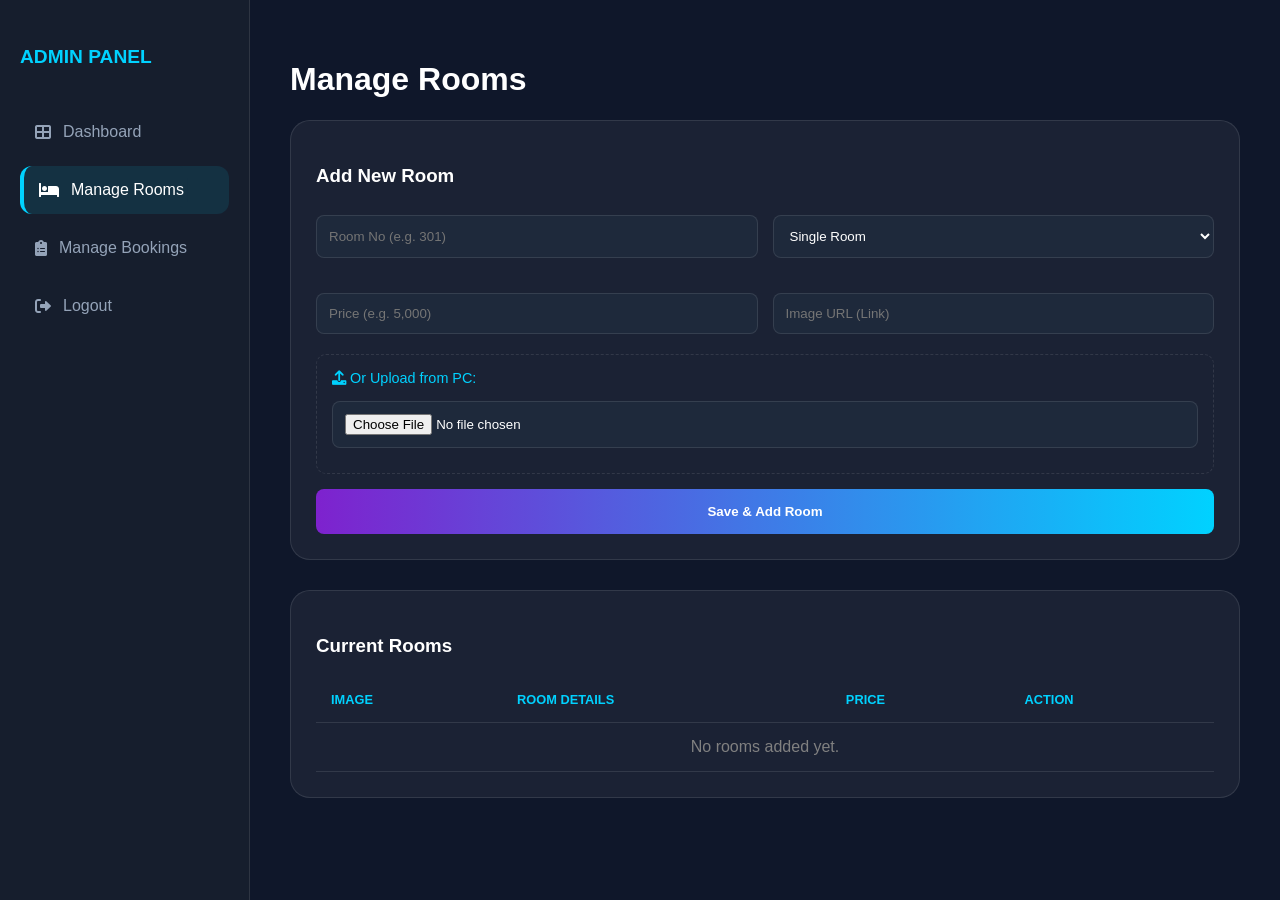
<file: manage_rooms.html>
<!DOCTYPE html>
<html lang="en">
<head>
    <meta charset="UTF-8">
    <title>Manage Rooms - Admin</title>
    <link rel="stylesheet" href="https://cdnjs.cloudflare.com/ajax/libs/font-awesome/6.0.0/css/all.min.css">
    <style>
        :root { --bg-dark: #0f172a; --sidebar-bg: #161e2d; --accent-cyan: #00d2ff; --text-gray: #94a3b8; --border-glass: rgba(255, 255, 255, 0.1); }
        body { background-color: var(--bg-dark); color: white; font-family: 'Segoe UI', sans-serif; margin: 0; display: flex; }
        
        .sidebar { width: 250px; background: var(--sidebar-bg); border-right: 1px solid var(--border-glass); padding: 30px 20px; position: fixed; height: 100vh; box-sizing: border-box; }
        .sidebar h2 { color: var(--accent-cyan); font-size: 1.2rem; margin-bottom: 40px; }
        .sidebar ul { list-style: none; padding: 0; }
        .sidebar ul li { padding: 15px; margin-bottom: 10px; border-radius: 12px; color: var(--text-gray); cursor: pointer; display: flex; align-items: center; gap: 12px; }
        .sidebar ul li.active { background: rgba(0, 210, 255, 0.1); color: white; border-left: 4px solid var(--accent-cyan); }

        .main-content { margin-left: 250px; padding: 40px; width: calc(100% - 250px); }
        
        .card { background: rgba(255,255,255,0.05); padding: 25px; border-radius: 20px; border: 1px solid var(--border-glass); margin-bottom: 30px; }
        
        /* Form Styling */
        .form-group { display: grid; grid-template-columns: 1fr 1fr; gap: 15px; }
        input, select { width: 100%; padding: 12px; margin: 10px 0; border-radius: 8px; border: 1px solid var(--border-glass); background: #1e293b; color: white; box-sizing: border-box; }
        
        .image-input-container { grid-column: span 2; border: 1px dashed var(--border-glass); padding: 15px; border-radius: 10px; margin-top: 10px; }
        .image-input-container label { display: block; margin-bottom: 5px; color: var(--accent-cyan); font-size: 0.9rem; }

        .btn-add { background: linear-gradient(90deg, #7e22ce, #00d2ff); border: none; padding: 15px 30px; color: white; font-weight: bold; border-radius: 8px; cursor: pointer; width: 100%; margin-top: 15px; transition: 0.3s; }
        .btn-add:hover { opacity: 0.8; transform: translateY(-2px); }
        
        table { width: 100%; border-collapse: collapse; margin-top: 20px; }
        th, td { padding: 15px; text-align: left; border-bottom: 1px solid var(--border-glass); }
        th { color: var(--accent-cyan); font-size: 0.8rem; text-transform: uppercase; }
        .btn-del { background: #ef4444; color: white; border: none; padding: 8px 12px; border-radius: 5px; cursor: pointer; }
        .room-badge { padding: 4px 8px; border-radius: 5px; font-size: 0.75rem; background: rgba(0,210,255,0.1); color: var(--accent-cyan); }
    </style>
</head>
<body>
    <div class="sidebar">
        <h2>ADMIN PANEL</h2>
        <ul>
            <li onclick="location.href='admin_dashboard.html'"><i class="fa fa-th-large"></i> Dashboard</li>
            <li class="active" onclick="location.href='manage_rooms.html'"><i class="fa fa-bed"></i> Manage Rooms</li>
            <li onclick="location.href='manage_bookings.html'"><i class="fa fa-clipboard-list"></i> Manage Bookings</li>
            <li onclick="location.href='login.html'"><i class="fa fa-sign-out-alt"></i> Logout</li>
        </ul>
    </div>

    <div class="main-content">
        <h1>Manage Rooms</h1>
        
        <div class="card">
            <h3>Add New Room</h3>
            <div class="form-group">
                <input type="text" id="rName" placeholder="Room No (e.g. 301)">
                <select id="rType">
                    <option value="Single Room">Single Room</option>
                    <option value="Double Room">Double Room</option>
                </select>
                <input type="text" id="rPrice" placeholder="Price (e.g. 5,000)">
                <input type="text" id="rImgLink" placeholder="Image URL (Link)">
            </div>
            
            <div class="image-input-container">
                <label><i class="fa fa-upload"></i> Or Upload from PC:</label>
                <input type="file" id="rImgFile" accept="image/*" onchange="previewImage(this)">
            </div>

            <button class="btn-add" onclick="saveRoom()">Save & Add Room</button>
        </div>

        <div class="card">
            <h3>Current Rooms</h3>
            <table>
                <thead>
                    <tr>
                        <th>Image</th>
                        <th>Room Details</th>
                        <th>Price</th>
                        <th>Action</th>
                    </tr>
                </thead>
                <tbody id="roomTable"></tbody>
            </table>
        </div>
    </div>

    <script>
        let uploadedImageData = "";

        function previewImage(input) {
            const file = input.files[0];
            if (file) {
                const reader = new FileReader();
                reader.onload = function(e) {
                    uploadedImageData = e.target.result; // Base64 Data
                };
                reader.readAsDataURL(file);
            }
        }

function saveRoom() {
    const name = document.getElementById('rName').value;
    const type = document.getElementById('rType').value;
    const price = document.getElementById('rPrice').value;
    const imgLink = document.getElementById('rImgLink').value;

    const finalImg = uploadedImageData || imgLink || 'https://via.placeholder.com/300?text=No+Image';

    if(!name || !price) return alert("Please fill room number and price!");

    let rooms = JSON.parse(localStorage.getItem('allRooms')) || [];
    
    // এখানে ডেটা অবজেক্ট তৈরি হচ্ছে
    rooms.push({ 
        name: `Room #${name} (${type})`, 
        price: price, 
        image: finalImg 
    });

    localStorage.setItem('allRooms', JSON.stringify(rooms));
    
    alert("Room Added Successfully! Check Home Page.");
    location.reload();
}

        function loadRooms() {
            let rooms = JSON.parse(localStorage.getItem('allRooms')) || [];
            const table = document.getElementById('roomTable');
            
            if(rooms.length === 0) {
                table.innerHTML = `<tr><td colspan="4" style="text-align:center; color:gray">No rooms added yet.</td></tr>`;
                return;
            }

            table.innerHTML = rooms.map((r, i) => `
                <tr>
                    <td><img src="${r.image}" width="60" height="40" style="border-radius:5px; object-fit:cover;"></td>
                    <td>
                        <strong>${r.name}</strong>
                    </td>
                    <td>৳ ${r.price}</td>
                    <td><button class="btn-del" onclick="deleteRoom(${i})"><i class="fa fa-trash"></i></button></td>
                </tr>
            `).join('');
        }

        function deleteRoom(i) {
            if(confirm("Are you sure you want to delete this room?")) {
                let rooms = JSON.parse(localStorage.getItem('allRooms')) || [];
                rooms.splice(i, 1);
                localStorage.setItem('allRooms', JSON.stringify(rooms));
                loadRooms();
            }
        }

        window.onload = loadRooms;
    </script>
</body>
</html>
</file>
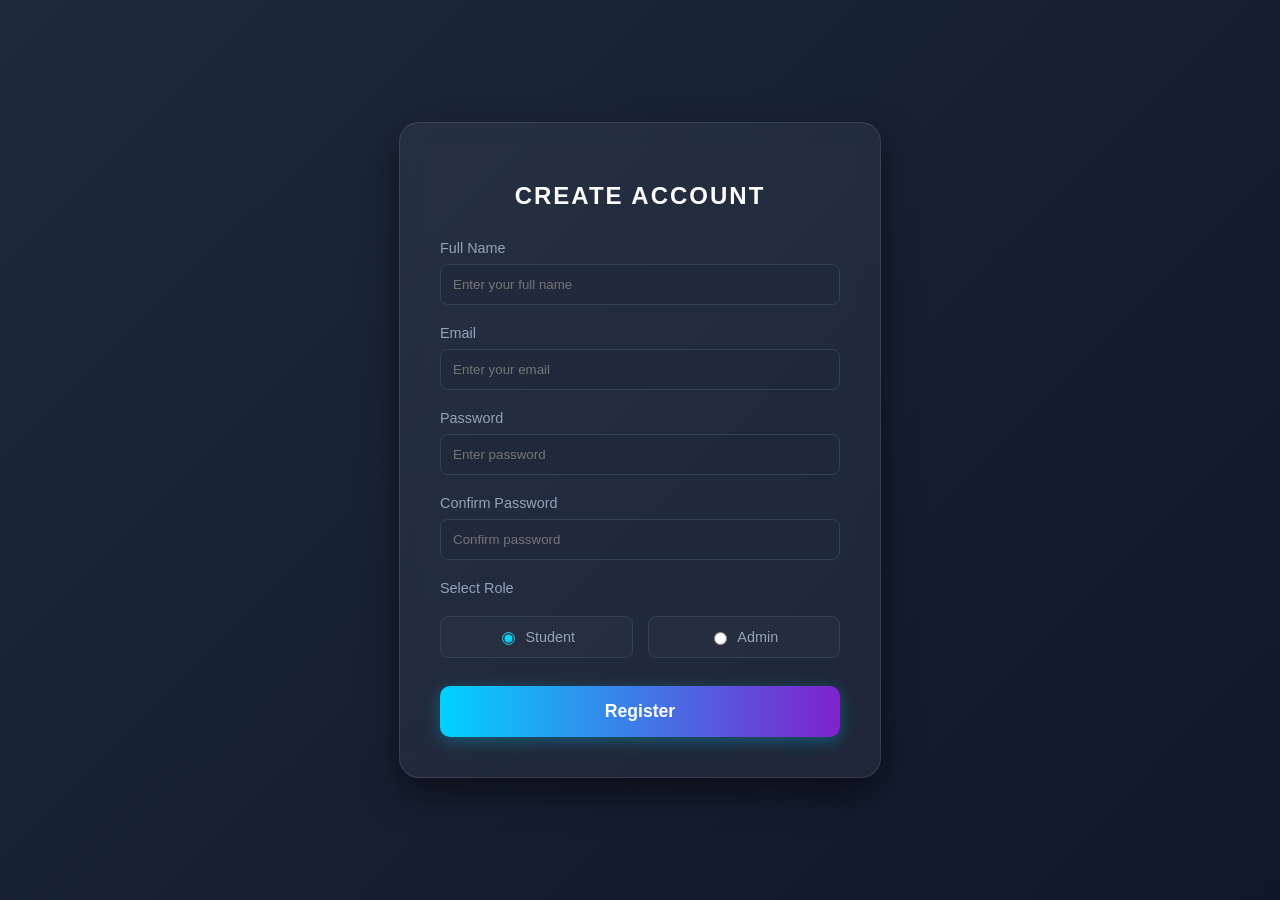
<file: register.html>
<!DOCTYPE html>
<html lang="en">
<head>
    <meta charset="UTF-8">
    <title>Create Account - Smart Hostel</title>
    <style>
        body {
            background: linear-gradient(135deg, #1e293b, #0f172a);
            display: flex; justify-content: center; align-items: center; min-height: 100vh;
            font-family: 'Segoe UI', sans-serif; color: white; margin: 0;
        }
        .register-container {
            background: rgba(255, 255, 255, 0.05); padding: 40px; border-radius: 20px;
            width: 400px; box-shadow: 0 15px 35px rgba(0,0,0,0.5); border: 1px solid rgba(255,255,255,0.1);
            backdrop-filter: blur(10px);
            transition: all 0.3s ease;
        }
        
        h2 { text-align: center; margin-bottom: 30px; letter-spacing: 2px; font-weight: 800; text-transform: uppercase; }
        .input-group { margin-bottom: 20px; }
        label { display: block; margin-bottom: 8px; font-size: 0.9rem; color: #94a3b8; }
        
        input[type="text"], input[type="email"], input[type="password"] {
            width: 100%; padding: 12px; border-radius: 8px; border: 1px solid #334155;
            background: rgba(30, 41, 59, 0.5); color: white; outline: none; box-sizing: border-box; 
            transition: all 0.4s cubic-bezier(0.4, 0, 0.2, 1);
        }

        /* 💡 Input Hover & Focus Effects */
        input:hover {
            border-color: #94a3b8;
        }
        input:focus { 
            border-color: #00d2ff; 
            box-shadow: 0 0 15px rgba(0, 210, 255, 0.3);
            background: rgba(30, 41, 59, 0.8);
            transform: scale(1.02); /* Focus korle halka boro hobe */
        }
        
        .role-selection { display: flex; gap: 15px; margin: 20px 0; }
        .role-box {
            flex: 1; padding: 12px; border: 1px solid #334155; border-radius: 8px;
            display: flex; align-items: center; justify-content: center; cursor: pointer; 
            transition: all 0.3s ease; background: rgba(255, 255, 255, 0.02);
        }

        /* 💡 Role Box Hover */
        .role-box:hover {
            background: rgba(255, 255, 255, 0.1);
            border-color: #00d2ff;
            transform: translateY(-3px);
        }
        
        .role-box input { margin-right: 10px; cursor: pointer; accent-color: #00d2ff; }
        
        .reg-btn {
            width: 100%; padding: 15px; border-radius: 10px; border: none;
            background: linear-gradient(90deg, #00d2ff, #7e22ce);
            color: white; font-size: 1.1rem; font-weight: bold; cursor: pointer; 
            transition: all 0.4s ease;
            box-shadow: 0 4px 15px rgba(0, 210, 255, 0.3);
        }

        /* 💡 Register Button Hover Effect */
        .reg-btn:hover { 
            transform: translateY(-3px) scale(1.03); 
            box-shadow: 0 10px 25px rgba(0, 210, 255, 0.4), 0 0 20px rgba(126, 34, 206, 0.4);
            letter-spacing: 1px;
            filter: brightness(1.1);
        }
        
        .reg-btn:active {
            transform: scale(0.98);
        }

    </style>
</head>
<body>

<div class="register-container">
    <h2>CREATE ACCOUNT</h2>
    <form id="registrationForm">
        <div class="input-group">
            <label>Full Name</label>
            <input type="text" id="regName" placeholder="Enter your full name" required>
        </div>
        <div class="input-group">
            <label>Email</label>
            <input type="email" id="regEmail" placeholder="Enter your email" required>
        </div>
        <div class="input-group">
            <label>Password</label>
            <input type="password" id="regPass" placeholder="Enter password" required>
        </div>
        <div class="input-group">
            <label>Confirm Password</label>
            <input type="password" id="regConfirmPass" placeholder="Confirm password" required>
        </div>

        <label>Select Role</label>
        <div class="role-selection">
            <label class="role-box">
                <input type="radio" name="role" value="student" checked> Student
            </label>
            <label class="role-box">
                <input type="radio" name="role" value="admin"> Admin
            </label>
        </div>

        <button type="submit" class="reg-btn">Register</button>
    </form>
</div>

<script>
    document.getElementById('registrationForm').onsubmit = function(e) {
        e.preventDefault();

        const email = document.getElementById('regEmail').value;
        const password = document.getElementById('regPass').value;
        const confirmPass = document.getElementById('regConfirmPass').value;
        const role = document.querySelector('input[name="role"]:checked').value;

        if(password !== confirmPass) {
            alert("Passwords do not match!");
            return;
        }

        const user = { email, password, role };
        localStorage.setItem('user_' + email, JSON.stringify(user));

        alert('Registration Successful! Please Login.');
        window.location.href = 'login.html';
    };
</script>
</body>
</html>
</file>
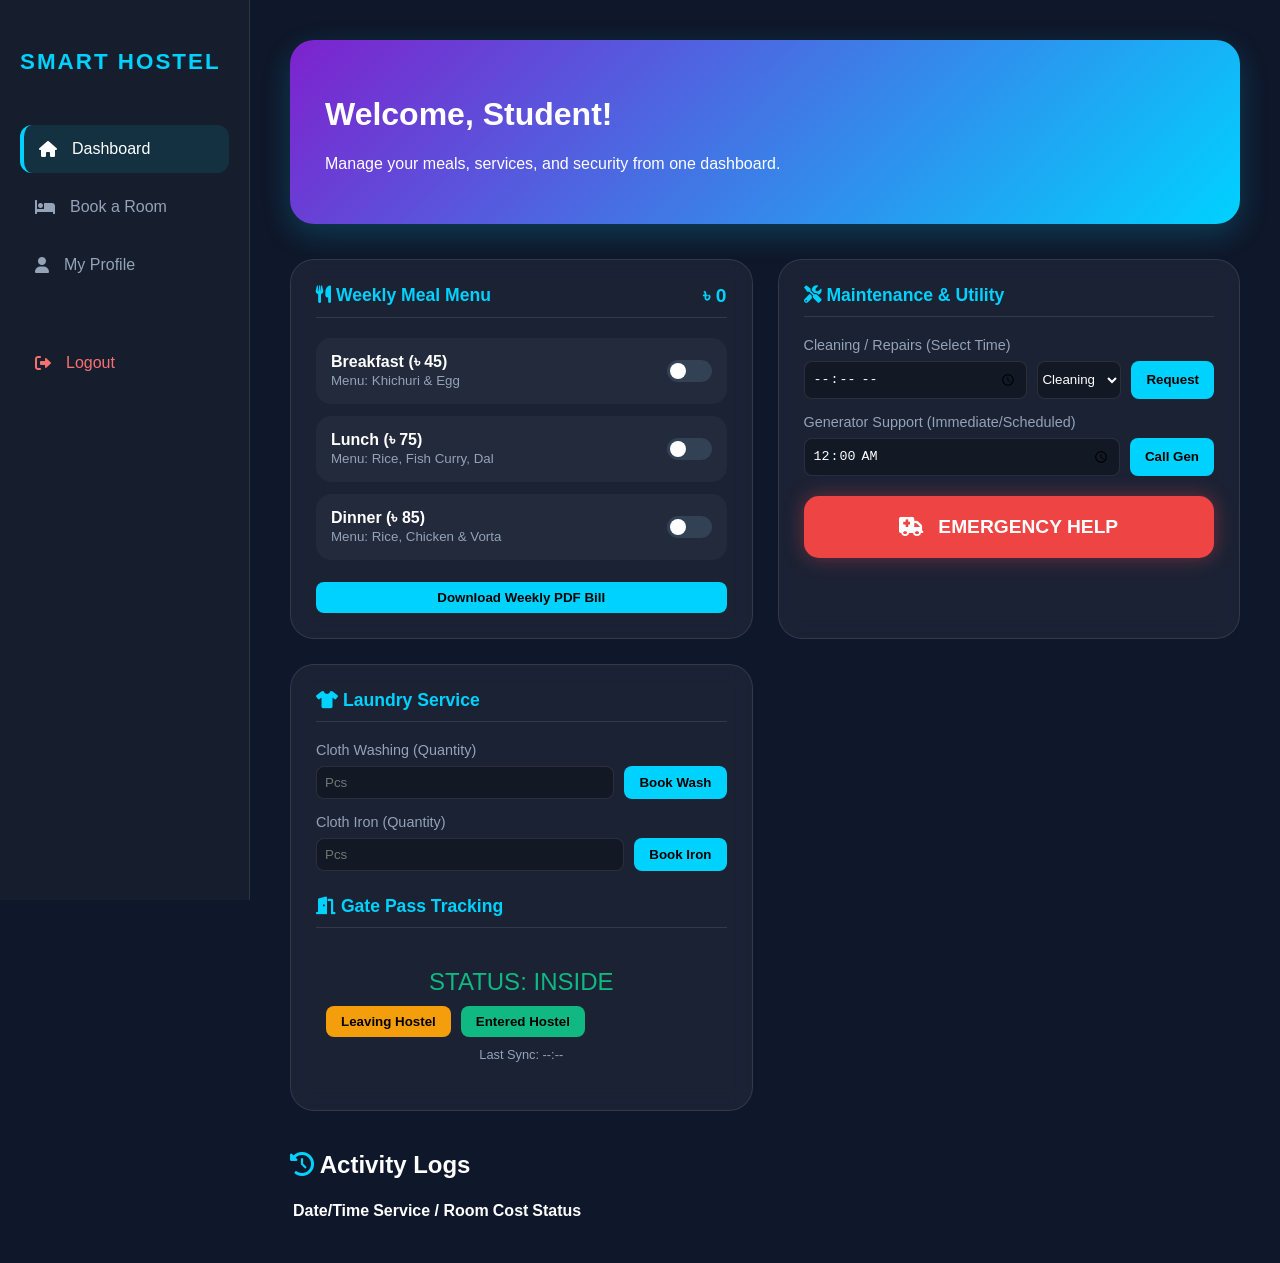
<file: user_dashboard.html>
<!DOCTYPE html>
<html lang="en">
<head>
    <meta charset="UTF-8">
    <meta name="viewport" content="width=device-width, initial-scale=1.0">
    <title>Smart Hostel - Student Dashboard</title>
    <link rel="stylesheet" href="https://cdnjs.cloudflare.com/ajax/libs/font-awesome/6.0.0/css/all.min.css">
    <style>
        :root {
            --bg-dark: #0f172a;
            --sidebar-bg: #161e2d;
            --card-bg: rgba(255, 255, 255, 0.05);
            --accent-cyan: #00d2ff;
            --accent-purple: #7e22ce;
            --accent-red: #ef4444;
            --text-gray: #94a3b8;
            --border-glass: rgba(255, 255, 255, 0.1);
        }

        body {
            background-color: var(--bg-dark); color: white;
            font-family: 'Segoe UI', sans-serif; margin: 0; display: flex;
            min-height: 100vh;
        }

        .sidebar {
            width: 250px; background-color: var(--sidebar-bg);
            border-right: 1px solid var(--border-glass); padding: 30px 20px;
            position: fixed; height: 100vh; box-sizing: border-box; z-index: 100;
        }
        .sidebar h2 { color: var(--accent-cyan); font-size: 1.4rem; margin-bottom: 50px; text-transform: uppercase; letter-spacing: 2px; }
        .sidebar ul { list-style: none; padding: 0; }
        .sidebar ul li {
            padding: 15px; margin-bottom: 10px; border-radius: 12px;
            cursor: pointer; color: var(--text-gray); display: flex; align-items: center; gap: 15px; transition: 0.3s;
        }
        .sidebar ul li.active, .sidebar ul li:hover { background: rgba(0, 210, 255, 0.1); color: white; border-left: 4px solid var(--accent-cyan); }
        .btn-logout { color: #f87171 !important; margin-top: 50px !important; }

        .main-content { margin-left: 250px; padding: 40px; width: calc(100% - 250px); box-sizing: border-box; }

        .welcome-box {
            background: linear-gradient(135deg, var(--accent-purple), var(--accent-cyan));
            padding: 35px; border-radius: 24px; margin-bottom: 35px;
            box-shadow: 0 10px 30px rgba(0, 210, 255, 0.2);
        }

        /* --- Custom Features Grid --- */
        .dashboard-grid {
            display: grid;
            grid-template-columns: repeat(auto-fit, minmax(350px, 1fr));
            gap: 25px;
            margin-bottom: 40px;
        }

        .glass-panel {
            background: var(--card-bg);
            border: 1px solid var(--border-glass);
            padding: 25px;
            border-radius: 24px;
            backdrop-filter: blur(10px);
        }

        .panel-title {
            display: flex; justify-content: space-between; align-items: center;
            margin-bottom: 20px; border-bottom: 1px solid var(--border-glass);
            padding-bottom: 10px;
        }
        .panel-title h3 { margin: 0; font-size: 1.1rem; color: var(--accent-cyan); }

        /* --- Meal Section --- */
        .meal-card {
            background: rgba(255,255,255,0.03); padding: 15px; border-radius: 15px;
            margin-bottom: 12px; display: flex; justify-content: space-between; align-items: center;
        }
        .meal-info p { margin: 0; font-weight: bold; }
        .meal-info small { color: var(--text-gray); }
        .bill-highlight { font-size: 1.2rem; font-weight: bold; color: var(--accent-cyan); }

        /* --- Service Section --- */
        .service-item { margin-bottom: 15px; }
        .service-item label { display: block; margin-bottom: 8px; font-size: 0.9rem; color: var(--text-gray); }
        .service-input-group { display: flex; gap: 10px; }
        input[type="time"], input[type="number"] {
            background: rgba(0,0,0,0.3); border: 1px solid var(--border-glass);
            color: white; padding: 8px; border-radius: 8px; flex-grow: 1;
        }
        .btn-action {
            background: var(--accent-cyan); border: none; color: #000;
            padding: 8px 15px; border-radius: 8px; cursor: pointer; font-weight: bold; transition: 0.3s;
        }
        .btn-action:hover { opacity: 0.8; }

        /* --- Emergency Button --- */
        .btn-emergency {
            background: var(--accent-red); color: white; border: none;
            width: 100%; padding: 20px; border-radius: 15px; font-size: 1.2rem;
            font-weight: 800; cursor: pointer; display: flex; align-items: center;
            justify-content: center; gap: 15px; box-shadow: 0 0 20px rgba(239, 68, 68, 0.4);
            margin-top: 20px; transition: 0.3s;
        }
        .btn-emergency:hover { transform: scale(1.02); background: #dc2626; }

        /* --- Gate Pass Tracker --- */
        .tracker-box { text-align: center; padding: 10px; }
        .gate-status { font-size: 1.5rem; margin: 10px 0; color: #10b981; }

        /* --- Switch Styling --- */
        .switch { position: relative; display: inline-block; width: 45px; height: 22px; }
        .switch input { opacity: 0; width: 0; height: 0; }
        .slider {
            position: absolute; cursor: pointer; top: 0; left: 0; right: 0; bottom: 0;
            background-color: #334155; transition: .4s; border-radius: 34px;
        }
        .slider:before {
            position: absolute; content: ""; height: 16px; width: 16px; left: 3px; bottom: 3px;
            background-color: white; transition: .4s; border-radius: 50%;
        }
        input:checked + .slider { background-color: var(--accent-cyan); }
        input:checked + .slider:before { transform: translateX(23px); }
    </style>
</head>
<body>

    <div class="sidebar">
        <h2>SMART HOSTEL</h2>
        <ul>
            <li class="active"><i class="fa fa-home"></i> Dashboard</li>
            <li onclick="location.href='user_rooms.html'"><i class="fa fa-bed"></i> Book a Room</li>
            <li onclick="location.href='user_profile.html'"><i class="fa fa-user"></i> My Profile</li>
            <li class="btn-logout" onclick="location.href='login.html'"><i class="fa fa-sign-out-alt"></i> Logout</li>
        </ul>
    </div>

    <div class="main-content">
        <div class="welcome-box">
            <h1 id="welcomeUser">Welcome, Student!</h1>
            <p>Manage your meals, services, and security from one dashboard.</p>
        </div>

        <div class="dashboard-grid">
            <div class="glass-panel">
                <div class="panel-title">
                    <h3><i class="fa fa-utensils"></i> Weekly Meal Menu</h3>
                    <div class="bill-highlight">৳ <span id="monthlyBill">0</span></div>
                </div>
                <div id="mealList">
                    <div class="meal-card">
                        <div class="meal-info">
                            <p>Breakfast (৳ 45)</p>
                            <small id="bfMenu">Menu: Khichuri & Egg</small>
                        </div>
                        <label class="switch">
                            <input type="checkbox" id="bfSwitch" onchange="calculateTotal()">
                            <span class="slider"></span>
                        </label>
                    </div>
                    <div class="meal-card">
                        <div class="meal-info">
                            <p>Lunch (৳ 75)</p>
                            <small id="lunchMenu">Menu: Rice, Fish Curry, Dal</small>
                        </div>
                        <label class="switch">
                            <input type="checkbox" id="lunchSwitch" onchange="calculateTotal()">
                            <span class="slider"></span>
                        </label>
                    </div>
                    <div class="meal-card">
                        <div class="meal-info">
                            <p>Dinner (৳ 85)</p>
                            <small id="dinnerMenu">Menu: Rice, Chicken & Vorta</small>
                        </div>
                        <label class="switch">
                            <input type="checkbox" id="dinnerSwitch" onchange="calculateTotal()">
                            <span class="slider"></span>
                        </label>
                    </div>
                </div>
                <button class="btn-action" style="width:100%; margin-top:10px" onclick="alert('PDF Bill Generated!')">Download Weekly PDF Bill</button>
            </div>

            <div class="glass-panel">
                <div class="panel-title">
                    <h3><i class="fa fa-tools"></i> Maintenance & Utility</h3>
                </div>
                <div class="service-item">
                    <label>Cleaning / Repairs (Select Time)</label>
                    <div class="service-input-group">
                        <input type="time" id="repairTime">
                        <select id="serviceType" style="background:rgba(0,0,0,0.3); color:white; border-radius:8px; border:1px solid var(--border-glass)">
                            <option value="Cleaning">Cleaning</option>
                            <option value="Electrician">Electrician</option>
                            <option value="Plumber">Plumber</option>
                        </select>
                        <button class="btn-action" onclick="requestService()">Request</button>
                    </div>
                </div>
                <div class="service-item">
                    <label>Generator Support (Immediate/Scheduled)</label>
                    <div class="service-input-group">
                        <input type="time" id="genTime" value="00:00">
                        <button class="btn-action" onclick="alert('Generator request sent!')">Call Gen</button>
                    </div>
                </div>
                <button class="btn-emergency" onclick="triggerEmergency()">
                    <i class="fa fa-ambulance"></i> EMERGENCY HELP
                </button>
            </div>

            <div class="glass-panel">
                <div class="panel-title">
                    <h3><i class="fa fa-tshirt"></i> Laundry Service</h3>
                </div>
                <div class="service-item">
                    <label>Cloth Washing (Quantity)</label>
                    <div class="service-input-group">
                        <input type="number" placeholder="Pcs" id="washQty">
                        <button class="btn-action" onclick="alert('Laundry pickup scheduled!')">Book Wash</button>
                    </div>
                </div>
                <div class="service-item">
                    <label>Cloth Iron (Quantity)</label>
                    <div class="service-input-group">
                        <input type="number" placeholder="Pcs" id="ironQty">
                        <button class="btn-action" onclick="alert('Ironing pickup scheduled!')">Book Iron</button>
                    </div>
                </div>

                <div class="panel-title" style="margin-top:25px">
                    <h3><i class="fa fa-door-open"></i> Gate Pass Tracking</h3>
                </div>
                <div class="tracker-box">
                    <div class="gate-status" id="gateStatus">STATUS: INSIDE</div>
                    <div class="service-input-group">
                        <button class="btn-action" style="background:#f59e0b" onclick="updateGate('OUT')">Leaving Hostel</button>
                        <button class="btn-action" style="background:#10b981" onclick="updateGate('IN')">Entered Hostel</button>
                    </div>
                    <p style="font-size:0.8rem; color:var(--text-gray); margin-top:10px">Last Sync: <span id="syncTime">--:--</span></p>
                </div>
            </div>
        </div>

        <div class="table-container">
            <h2><i class="fa fa-history" style="color:var(--accent-cyan)"></i> Activity Logs</h2>
            <table>
                <thead>
                    <tr>
                        <th>Date/Time</th>
                        <th>Service / Room</th>
                        <th>Cost</th>
                        <th>Status</th>
                    </tr>
                </thead>
                <tbody id="activityTable"></tbody>
            </table>
        </div>
    </div>

    <script>
        // লোড হওয়ার সময় অ্যাডমিনের দেওয়া লাইভ মেনু শো করা
        function loadLiveMenu() {
            const adminMenu = JSON.parse(localStorage.getItem('sharedHostelMenu'));
            if (adminMenu) {
                document.getElementById('bfMenu').innerText = "Menu: " + adminMenu.bf.menu;
                document.getElementById('bfSwitch').parentElement.parentElement.querySelector('p').innerText = `Breakfast (৳ ${adminMenu.bf.price})`;
                
                document.getElementById('lunchMenu').innerText = "Menu: " + adminMenu.lunch.menu;
                document.getElementById('lunchSwitch').parentElement.parentElement.querySelector('p').innerText = `Lunch (৳ ${adminMenu.lunch.price})`;

                document.getElementById('dinnerMenu').innerText = "Menu: " + adminMenu.dinner.menu;
                document.getElementById('dinnerSwitch').parentElement.parentElement.querySelector('p').innerText = `Dinner (৳ ${adminMenu.dinner.price})`;
            }
        }

        // ক্যালকুলেট করার সময় অ্যাডমিনের সেট করা প্রাইস নিবে
        function calculateTotal() {
            const adminMenu = JSON.parse(localStorage.getItem('sharedHostelMenu')) || { bf:{price:45}, lunch:{price:75}, dinner:{price:85} };
            let total = 0;
            if(document.getElementById('bfSwitch').checked) total += parseInt(adminMenu.bf.price);
            if(document.getElementById('lunchSwitch').checked) total += parseInt(adminMenu.lunch.price);
            if(document.getElementById('dinnerSwitch').checked) total += parseInt(adminMenu.dinner.price);
            
            document.getElementById('monthlyBill').innerText = total;

            // অ্যাডমিনের টোটাল বিল হিসেবের জন্য পুশ করা
            if(total > 0) {
                 sendRequestToAdmin('Meal', `Total: ৳ ${total}`, total);
            }
        }

        // অ্যাডমিনের কাছে ডাটা পাঠানোর কমন ফাংশন
        function sendRequestToAdmin(type, detail, costQty = 0) {
            let requests = JSON.parse(localStorage.getItem('allRequests')) || [];
            requests.push({
                time: new Date().toLocaleTimeString(),
                user: "Syed Rifat",
                type: type,
                detail: detail,
                qty: costQty,
                cost: costQty,
                status: 'Pending'
            });
            localStorage.setItem('allRequests', JSON.stringify(requests));
            window.dispatchEvent(new Event('storage')); 
        }

        function requestService() {
            const time = document.getElementById('repairTime').value;
            const type = document.getElementById('serviceType').value;
            if(!time) return alert("Select time!");
            sendRequestToAdmin(type, `At ${time}`);
            alert('Request Sent to Admin!');
        }

        function bookLaundry(type, inputId) {
            const qty = document.getElementById(inputId).value;
            if(!qty || qty <= 0) return alert("Enter Quantity!");
            sendRequestToAdmin(type, `${qty} Pieces`, qty);
            alert('Laundry Booked!');
        }

        function updateGate(status) {
            const now = new Date().toLocaleTimeString();
            document.getElementById('gateStatus').innerText = `STATUS: ${status}`;
            document.getElementById('syncTime').innerText = now;

            let gateLogs = JSON.parse(localStorage.getItem('gatePassLogs')) || [];
            
            // একই ইউজারের জন্য আপডেট বা নতুন ডাটা
            let userRecord = gateLogs.find(log => log.user === 'Syed Rifat');
            if(!userRecord) {
                userRecord = { user: 'Syed Rifat', status: status, leavingTime: '--:--', enteredTime: '--:--' };
                gateLogs.push(userRecord);
            }
            
            userRecord.status = status;
            if(status === 'OUT') userRecord.leavingTime = now;
            if(status === 'IN') userRecord.enteredTime = now;

            localStorage.setItem('gatePassLogs', JSON.stringify(gateLogs));
            window.dispatchEvent(new Event('storage'));
        }

        // ইমারজেন্সি এলার্ট পুশ
        function triggerEmergency() {
            if(confirm("Confirm Emergency?")) {
                localStorage.setItem('emergencyTrigger', 'true');
                window.dispatchEvent(new Event('storage'));
                alert("🚨 Emergency Signal Sent!");
            }
        }

        window.onload = function() {
            loadLiveMenu();
        }
        window.addEventListener('storage', loadLiveMenu);
    </script>
</body>
</html>
</file>
<file: style.css>
/* General Reset */
* {
    margin: 0;
    padding: 0;
    box-sizing: border-box;
    font-family: 'Segoe UI', Tahoma, Geneva, Verdana, sans-serif;
}

body {
    background: #0f172a; /* Deep midnight blue */
    color: #fff;
    overflow-x: hidden;
}

/* Global Lighting Background */
body::before {
    content: '';
    position: fixed;
    width: 500px;
    height: 500px;
    background: radial-gradient(circle, rgba(0, 210, 255, 0.15), transparent 70%);
    top: -100px;
    right: -100px;
    z-index: -1;
}

body::after {
    content: '';
    position: fixed;
    width: 600px;
    height: 600px;
    background: radial-gradient(circle, rgba(112, 0, 255, 0.1), transparent 70%);
    bottom: -200px;
    left: -200px;
    z-index: -1;
}

/* Navbar - Frosted Glass */
nav {
    display: flex;
    justify-content: space-between;
    align-items: center;
    padding: 20px 8%;
    background: rgba(255, 255, 255, 0.03);
    backdrop-filter: blur(10px);
    border-bottom: 1px solid rgba(255, 255, 255, 0.1);
    position: sticky;
    top: 0;
    z-index: 1000;
}

.logo {
    font-size: 1.5rem;
    font-weight: bold;
    color: #00d2ff;
    text-transform: uppercase;
    letter-spacing: 2px;
    text-shadow: 0 0 10px rgba(0, 210, 255, 0.5);
}

nav ul {
    display: flex;
    list-style: none;
    gap: 30px;
}

nav ul li a {
    text-decoration: none;
    color: #cbd5e1;
    font-weight: 500;
    transition: 0.3s;
}

nav ul li a:hover {
    color: #00d2ff;
    text-shadow: 0 0 8px rgba(0, 210, 255, 0.8);
}

/* Hero Section */
.hero {
    height: 70vh;
    display: flex;
    justify-content: center;
    align-items: center;
    text-align: center;
    padding: 0 20px;
}

.hero h1 {
    font-size: 3.5rem;
    margin-bottom: 15px;
    background: linear-gradient(to right, #fff, #00d2ff);
    -webkit-background-clip: text;
    -webkit-text-fill-color: transparent;
}

.hero p {
    font-size: 1.2rem;
    color: #94a3b8;
    max-width: 600px;
    margin: 0 auto;
}

/* Features Section */
.features {
    padding: 80px 8%;
    text-align: center;
}

.features h1 {
    margin-bottom: 60px;
    font-size: 2.5rem;
    color: #fff;
}

.feature-box {
    display: grid;
    grid-template-columns: repeat(auto-fit, minmax(220px, 1fr));
    gap: 50px;
}

.box {
    background: rgba(255, 255, 255, 0.05);
    padding: 40px 20px;
    border-radius: 20px;
    border: 1px solid rgba(255, 255, 255, 0.1);
    transition: all 0.4s ease;
    cursor: default;
    backdrop-filter: blur(5px);
}

/* Feature Box Hover Effect - "The Glow Up" */
.box:hover {
    transform: translateY(-10px);
    background: rgba(255, 255, 255, 0.08);
    border-color: #00d2ff;
    box-shadow: 0 10px 30px rgba(0, 210, 255, 0.2);
    color: #00d2ff;
}

/* Footer */
footer {
    padding: 40px;
    text-align: center;
    background: rgba(0, 0, 0, 0.2);
    border-top: 1px solid rgba(255, 255, 255, 0.05);
    margin-top: 50px;
}

footer p {
    color: #64748b;
    font-size: 0.9rem;
}

/* Animations */
@keyframes float {
    0% { transform: translateY(0px); }
    50% { transform: translateY(-10px); }
    100% { transform: translateY(0px); }
}

.hero .overlay {
    animation: float 4s ease-in-out infinite;
}
/* Constant Color-Shifting RGB Effect */
.rgb-shifting {
    /* High saturation colors for a better "light" effect */
    background: linear-gradient(
        to right, 
        #ff0000, #00ff00, #0000ff, #ff0000
    );
    background-size: 200% auto;
    -webkit-background-clip: text;
    -webkit-text-fill-color: transparent;
    
    /* Dual animation: sliding the gradient AND rotating the hue */
    animation: 
        slide-bg 2s linear infinite,
        hue-cycle 3s linear infinite;
    
    font-weight: 800;
    /* This creates the "glow" that changes color with the text */
    filter: drop-shadow(0 0 8px currentColor); 
}

/* Animation 1: Moves the colors across the text */
@keyframes slide-bg {
    to { background-position: 200% center; }
}

/* Animation 2: Changes the actual colors every moment */
@keyframes hue-cycle {
    from { filter: hue-rotate(0deg); }
    to { filter: hue-rotate(360deg); }
}









/* Chat Widget Container */
#chat-widget {
    position: fixed;
    bottom: 20px;
    right: 20px;
    z-index: 1000;
    font-family: 'Segoe UI', sans-serif;
}

#chat-open-btn {
    background: linear-gradient(135deg, #00d2ff, #7e22ce);
    color: white;
    border: none;
    padding: 12px 20px;
    border-radius: 50px;
    cursor: pointer;
    box-shadow: 0 4px 15px rgba(0,0,0,0.3);
    font-weight: bold;
}

#chat-container {
    width: 300px;
    height: 400px;
    background: #161e2d;
    border: 1px solid rgba(255,255,255,0.1);
    border-radius: 15px;
    display: flex;
    flex-direction: column;
    overflow: hidden;
    box-shadow: 0 10px 25px rgba(0,0,0,0.5);
}

#chat-header {
    background: #1e293b;
    padding: 10px;
    display: flex;
    justify-content: space-between;
    align-items: center;
    border-bottom: 1px solid #334155;
    font-weight: bold;
    color: #00d2ff;
}

#chat-messages {
    flex: 1;
    padding: 10px;
    overflow-y: auto;
    display: flex;
    flex-direction: column;
    gap: 10px;
    color: white;
}

.bot-msg {
    background: #334155;
    padding: 8px 12px;
    border-radius: 10px 10px 10px 0;
    font-size: 0.9rem;
    align-self: flex-start;
}

.user-msg {
    background: #00d2ff;
    color: black;
    padding: 8px 12px;
    border-radius: 10px 10px 0 10px;
    font-size: 0.9rem;
    align-self: flex-end;
}

#chat-input-area {
    display: flex;
    padding: 10px;
    background: #1e293b;
}

#user-input {
    flex: 1;
    background: #0f172a;
    border: 1px solid #334155;
    color: white;
    padding: 5px 10px;
    border-radius: 5px;
}

#chat-input-area button {
    background: #00d2ff;
    border: none;
    margin-left: 5px;
    padding: 5px 10px;
    border-radius: 5px;
    cursor: pointer;
}


#chat-widget { position: fixed; bottom: 20px; right: 20px; z-index: 1000; }
#chat-open-btn { background: #00d2ff; color: #000; border: none; padding: 10px 20px; border-radius: 25px; cursor: pointer; font-weight: bold; }
#chat-container { width: 300px; height: 400px; background: #161e2d; border: 1px solid #00d2ff; border-radius: 10px; flex-direction: column; }
#chat-header { background: #1e293b; color: #00d2ff; padding: 10px; display: flex; justify-content: space-between; border-radius: 10px 10px 0 0; }
#chat-messages { flex: 1; padding: 10px; overflow-y: auto; display: flex; flex-direction: column; gap: 10px; }
.bot-msg { background: #334155; color: white; padding: 8px; border-radius: 5px; align-self: flex-start; max-width: 80%; }
.user-msg { background: #00d2ff; color: black; padding: 8px; border-radius: 5px; align-self: flex-end; max-width: 80%; }
#chat-input-area { display: flex; padding: 10px; border-top: 1px solid #334155; }
#user-input { flex: 1; background: #0f172a; color: white; border: 1px solid #334155; padding: 5px; border-radius: 3px; }
#chat-input-area button { background: #00d2ff; border: none; padding: 5px 10px; margin-left: 5px; cursor: pointer; border-radius: 3px; }








/* --- Global Reset & Variables --- */
:root {
    --primary-cyan: #00d2ff;
    --bg-dark: #0f172a;
    --card-bg: #1e293b;
    --text-white: #ffffff;
    --text-gray: #94a3b8;
    --accent-purple: #7e22ce;
}

body {
    background-color: var(--bg-dark);
    color: var(--text-white);
    font-family: 'Segoe UI', Tahoma, Geneva, Verdana, sans-serif;
    margin: 0;
    padding: 0;
}

h1 {
    text-align: center;
    margin-bottom: 40px;
    color: var(--primary-cyan);
    font-size: 2.5rem;
}

/* --- 1. Statistics Counter --- */
.stats {
    padding: 60px 20px;
    background: linear-gradient(180deg, #0f172a 0%, #161e2d 100%);
}

.stat-container {
    display: grid;
    grid-template-columns: repeat(auto-fit, minmax(200px, 1fr));
    gap: 20px;
    max-width: 1100px;
    margin: 0 auto;
}

.stat-item {
    background: var(--card-bg);
    padding: 30px;
    border-radius: 15px;
    text-align: center;
    border: 1px solid rgba(255, 255, 255, 0.05);
    transition: transform 0.3s ease;
}

.stat-item:hover {
    transform: translateY(-10px);
    border-color: var(--primary-cyan);
}

.stat-item i {
    font-size: 2.5rem;
    color: var(--primary-cyan);
    margin-bottom: 15px;
}

.stat-item h2 {
    font-size: 2rem;
    margin: 10px 0;
}

/* --- 2. Featured Rooms --- */
.room-preview {
    padding: 80px 20px;
}

.room-grid {
    display: grid;
    grid-template-columns: repeat(auto-fit, minmax(300px, 1fr));
    gap: 30px;
    max-width: 1200px;
    margin: 0 auto;
}

.room-card {
    background: var(--card-bg);
    border-radius: 20px;
    overflow: hidden;
    transition: 0.3s;
    border: 1px solid rgba(255,255,255,0.1);
}

.room-card:hover {
    box-shadow: 0 10px 30px rgba(0, 210, 255, 0.2);
}

.room-img {
    height: 200px;
    background-size: cover;
    background-position: center;
}

.room-info {
    padding: 20px;
}

.btn {
    background: var(--primary-cyan);
    color: #000;
    border: none;
    padding: 10px 20px;
    border-radius: 5px;
    font-weight: bold;
    cursor: pointer;
    width: 100%;
}

/* --- 3. How It Works --- */
.how-it-works {
    background: #161e2d;
    padding: 80px 20px;
}

.steps-grid {
    display: grid;
    grid-template-columns: repeat(auto-fit, minmax(220px, 1fr));
    gap: 40px;
    max-width: 1100px;
    margin: 0 auto;
}

.step {
    text-align: center;
    position: relative;
}

.step-num {
    width: 50px;
    height: 50px;
    background: var(--primary-cyan);
    color: #000;
    border-radius: 50%;
    display: flex;
    align-items: center;
    justify-content: center;
    font-size: 1.5rem;
    font-weight: bold;
    margin: 0 auto 20px;
}

/* --- 4. Testimonials --- */
.testimonials {
    padding: 80px 20px;
}

.test-grid {
    display: flex;
    justify-content: center;
    gap: 30px;
    flex-wrap: wrap;
}

.test-card {
    background: rgba(255, 255, 255, 0.05);
    padding: 30px;
    border-radius: 15px;
    max-width: 400px;
    font-style: italic;
    border-left: 5px solid var(--primary-cyan);
}

/* --- 5. Professional Footer --- */
footer {
    background: #0a0f1a;
    padding: 60px 20px 20px;
    border-top: 1px solid #334155;
}

.footer-container {
    display: grid;
    grid-template-columns: repeat(auto-fit, minmax(200px, 1fr));
    gap: 40px;
    max-width: 1200px;
    margin: 0 auto;
}

.footer-links ul {
    list-style: none;
    padding: 0;
}

.footer-links li {
    margin-bottom: 10px;
}

.footer-links a {
    color: var(--text-gray);
    text-decoration: none;
    transition: 0.3s;
}

.footer-links a:hover {
    color: var(--primary-cyan);
    padding-left: 5px;
}

.social-icons {
    display: flex;
    gap: 15px;
    font-size: 1.5rem;
}

.social-icons a {
    color: var(--text-white);
}

.social-icons a:hover {
    color: var(--primary-cyan);
}

hr {
    border: 0;
    border-top: 1px solid #334155;
    margin: 40px 0 20px;
}

.copyright {
    text-align: center;
    color: var(--text-gray);
    font-size: 0.9rem;
}
</file>
